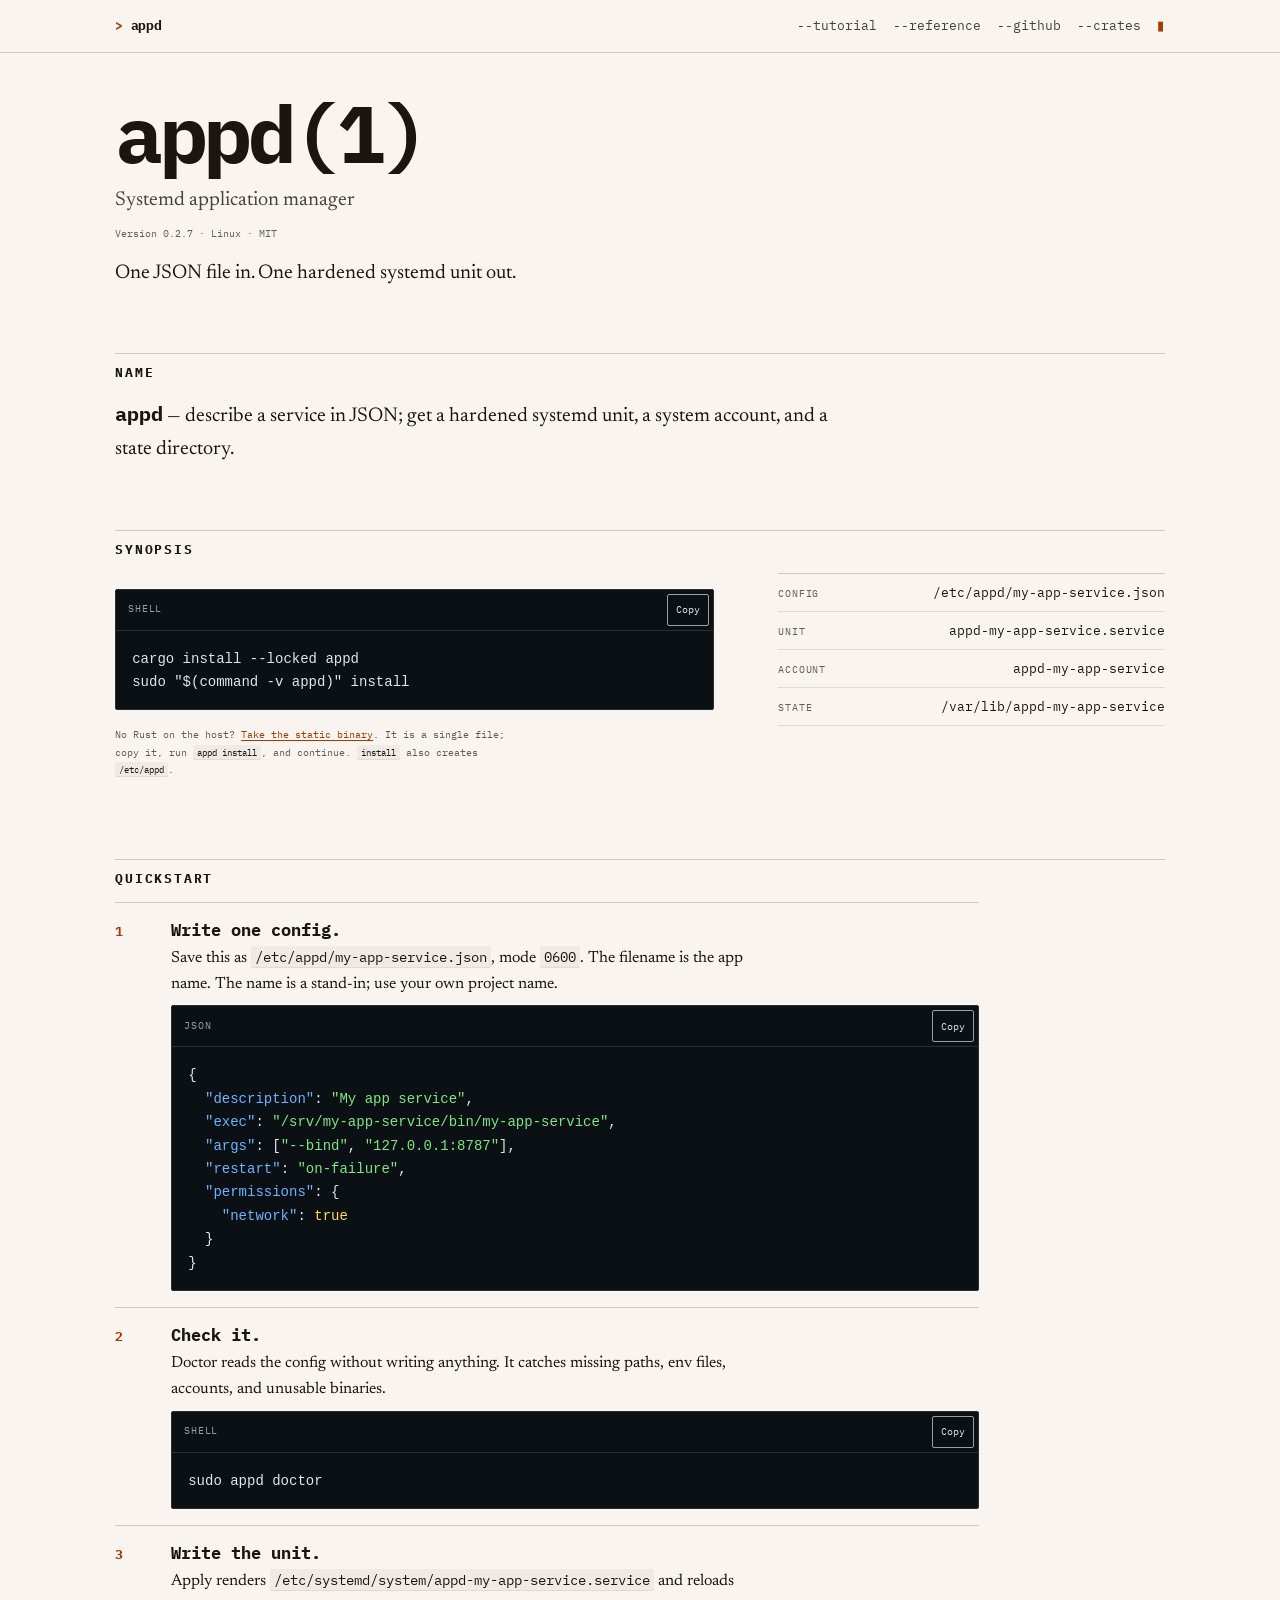
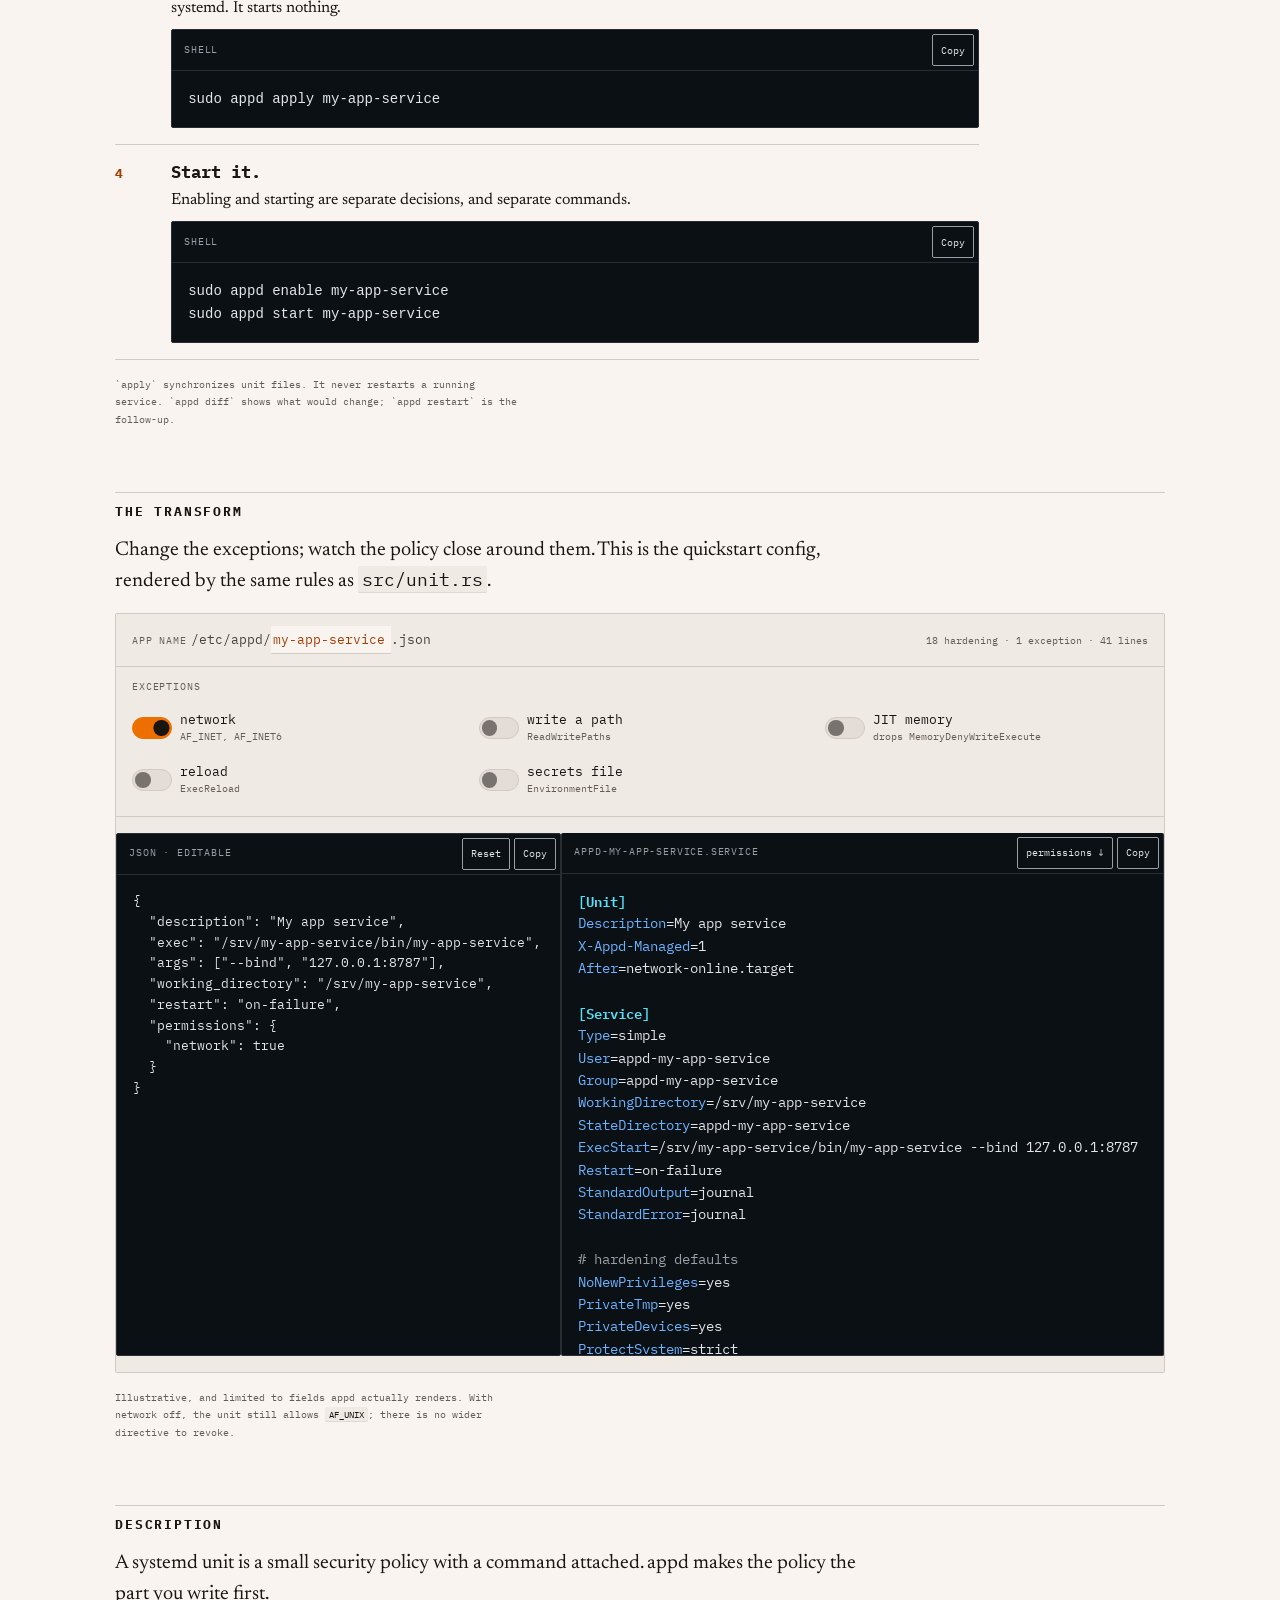
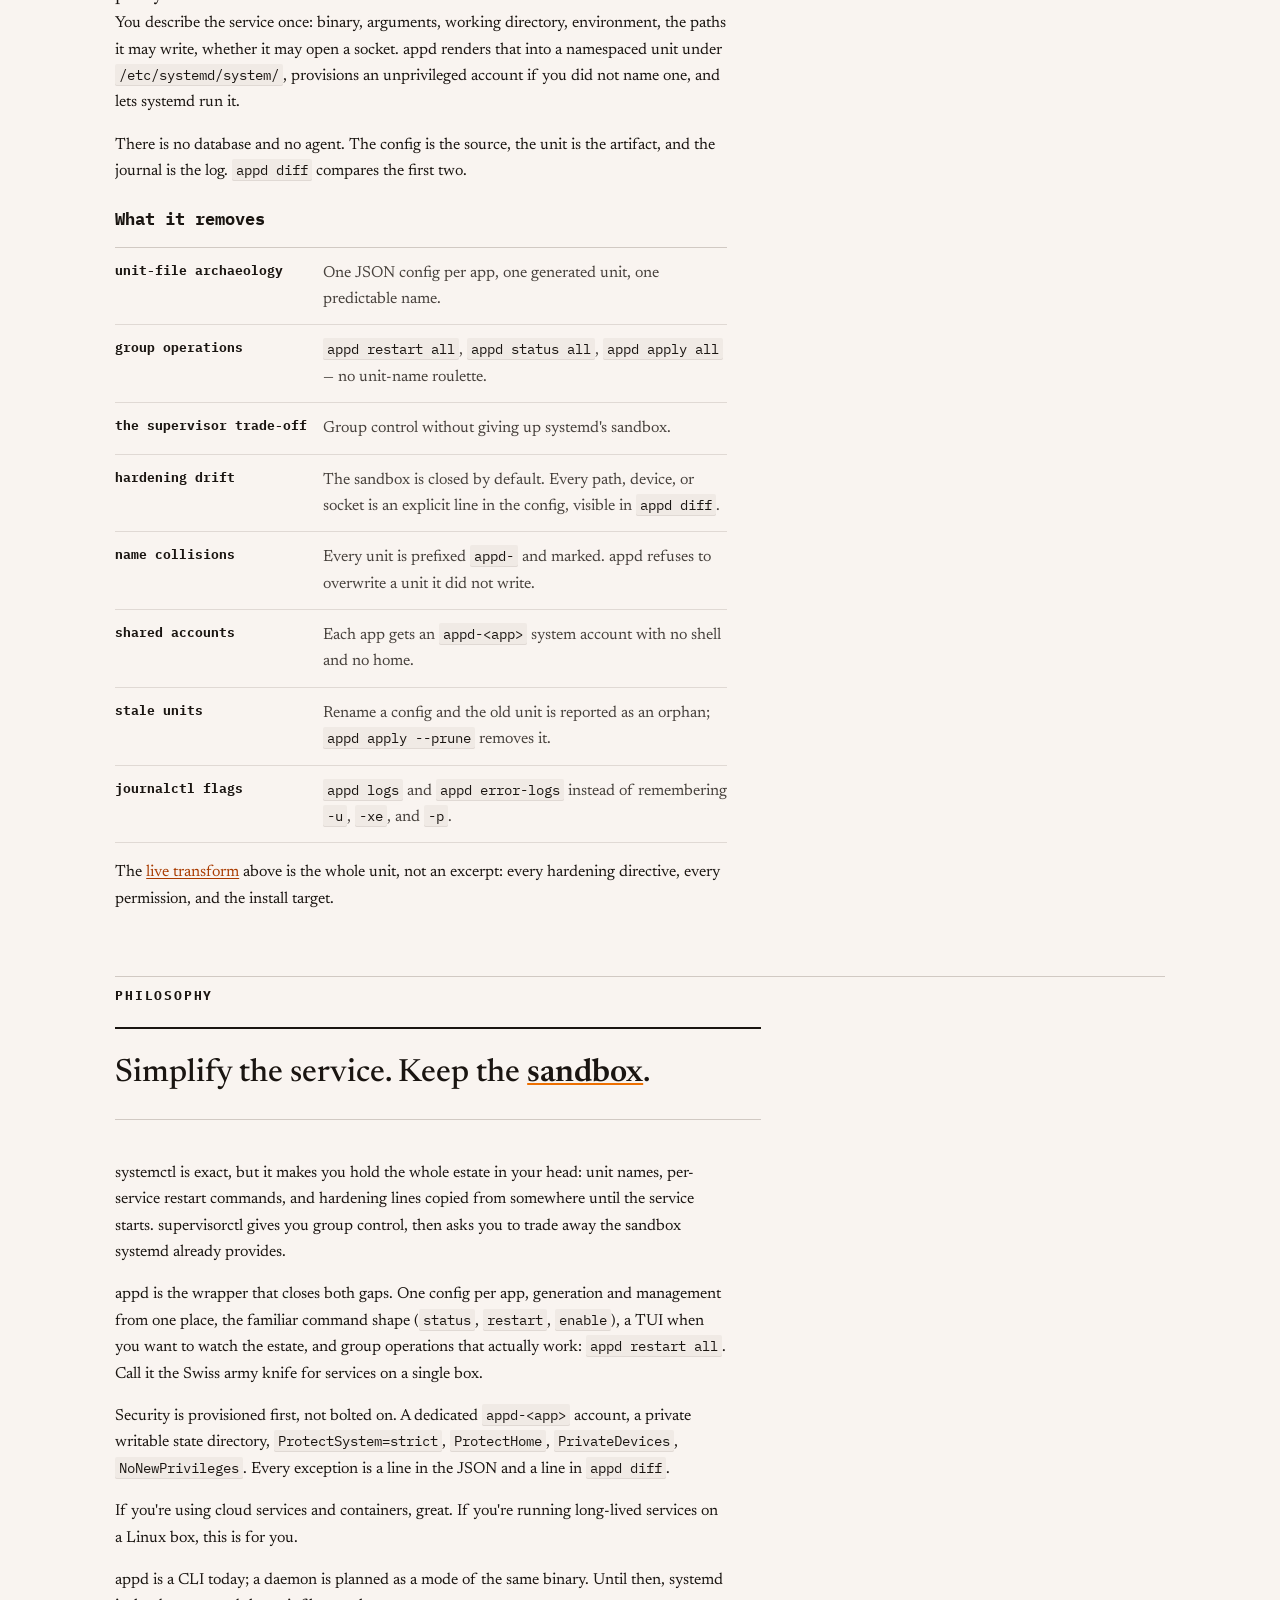
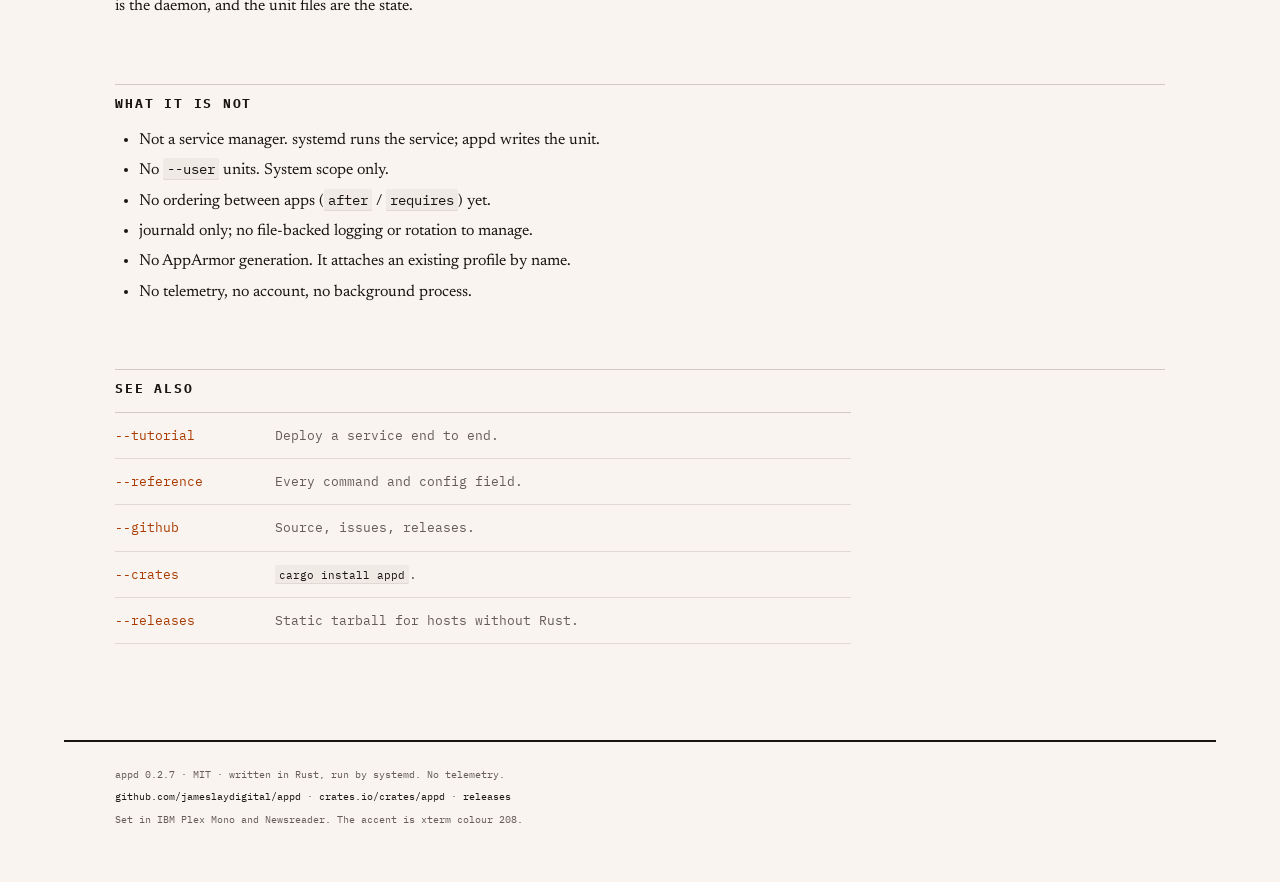
<file: site/index.html>
<!doctype html>
<html lang="en">
<head>
  <meta charset="utf-8">
  <meta name="viewport" content="width=device-width, initial-scale=1, viewport-fit=cover">
  <title>appd — systemd application manager</title>
  <meta name="description" content="appd turns one JSON file into a hardened systemd unit. Hardening by default, permissions by exception.">
  <link rel="icon" href="assets/favicon.svg" type="image/svg+xml">
  <link rel="preconnect" href="https://fonts.googleapis.com">
  <link rel="preconnect" href="https://fonts.gstatic.com" crossorigin>
  <link href="https://fonts.googleapis.com/css2?family=IBM+Plex+Mono:wght@400;500;600;700&amp;family=Newsreader:ital,opsz,wght@0,6..72,400;0,6..72,500;0,6..72,600;1,6..72,400&amp;display=swap" rel="stylesheet">
  <link rel="stylesheet" href="tokens.css">
  <link rel="stylesheet" href="assets/site.css">
  <script src="assets/site.js" defer></script>
</head>
<body>
  <a class="skip" href="#main">Skip to content</a>

  <header class="nav-term">
    <div class="shell nav-term__inner">
      <a class="nav-term__brand" href="index.html" aria-current="page"><span class="nav-term__prompt" aria-hidden="true">&gt;</span> appd</a>
      <nav class="nav-term__rail" aria-label="Primary">
        <a href="tutorial.html">--tutorial</a>
        <a href="reference.html">--reference</a>
        <a href="https://github.com/jameslaydigital/appd">--github</a>
        <a href="https://crates.io/crates/appd">--crates</a>
      </nav>
      <span class="nav-term__caret" aria-hidden="true">▮</span>
      <details class="nav-term__mobile">
        <summary><span aria-hidden="true">&gt;</span> menu</summary>
        <nav aria-label="Primary mobile">
          <a href="index.html" aria-current="page">--home</a>
          <a href="tutorial.html">--tutorial</a>
          <a href="reference.html">--reference</a>
          <a href="https://github.com/jameslaydigital/appd">--github</a>
          <a href="https://crates.io/crates/appd">--crates</a>
        </nav>
      </details>
    </div>
  </header>

  <main id="main" class="shell">
    <section class="title" aria-labelledby="page-title">
      <div class="title__text">
        <h1 id="page-title">appd(1)</h1>
        <p class="title__tagline">Systemd application manager</p>
        <p class="title__meta">Version 0.2.7 · Linux · MIT</p>
        <p class="lede">One JSON file in. One hardened systemd unit out.</p>
      </div>

    </section>

    <section aria-labelledby="name">
      <h2 id="name">Name</h2>
      <p class="man-name"><strong>appd</strong> — describe a service in JSON; get a hardened systemd unit, a system account, and a state directory.</p>
    </section>

    <section aria-labelledby="synopsis">
      <h2 id="synopsis">Synopsis</h2>
      <div class="synopsis-grid">
        <div>
          <div class="code">
            <div class="code__bar">
              <span class="code__label">shell</span>
              <button class="copy" type="button" data-copy="#install-code" aria-label="Copy install commands" aria-live="polite">Copy</button>
            </div>
            <pre id="install-code"><code>cargo install --locked appd
sudo "$(command -v appd)" install</code></pre>
          </div>
          <p class="note">No Rust on the host? <a href="https://github.com/jameslaydigital/appd/releases/latest">Take the static binary</a>. It is a single file; copy it, run <code>appd install</code>, and continue. <code>install</code> also creates <code>/etc/appd</code>.</p>
        </div>
        <dl class="targets" aria-label="Names and paths derived from the app name">
          <div><dt>config</dt><dd>/etc/appd/my-app-service.json</dd></div>
          <div><dt>unit</dt><dd>appd-my-app-service.service</dd></div>
          <div><dt>account</dt><dd>appd-my-app-service</dd></div>
          <div><dt>state</dt><dd>/var/lib/appd-my-app-service</dd></div>
        </dl>
      </div>
    </section>

    <section aria-labelledby="quickstart">
      <h2 id="quickstart">Quickstart</h2>
      <ol class="steps">
        <li>
          <div>
            <h3>Write one config.</h3>
            <p>Save this as <code>/etc/appd/my-app-service.json</code>, mode <code>0600</code>. The filename is the app name. The name is a stand-in; use your own project name.</p>
            <div class="code">
              <div class="code__bar">
                <span class="code__label">json</span>
                <button class="copy" type="button" data-copy="#config-code" aria-label="Copy example config" aria-live="polite">Copy</button>
              </div>
              <pre id="config-code"><code>{
  <span class="tok-key">"description"</span>: <span class="tok-string">"My app service"</span>,
  <span class="tok-key">"exec"</span>: <span class="tok-string">"/srv/my-app-service/bin/my-app-service"</span>,
  <span class="tok-key">"args"</span>: [<span class="tok-string">"--bind"</span>, <span class="tok-string">"127.0.0.1:8787"</span>],
  <span class="tok-key">"restart"</span>: <span class="tok-string">"on-failure"</span>,
  <span class="tok-key">"permissions"</span>: {
    <span class="tok-key">"network"</span>: <span class="tok-num">true</span>
  }
}</code></pre>
            </div>
          </div>
        </li>
        <li>
          <div>
            <h3>Check it.</h3>
            <p>Doctor reads the config without writing anything. It catches missing paths, env files, accounts, and unusable binaries.</p>
            <div class="code">
              <div class="code__bar">
                <span class="code__label">shell</span>
                <button class="copy" type="button" data-copy="#doctor-code" aria-label="Copy doctor command" aria-live="polite">Copy</button>
              </div>
              <pre id="doctor-code"><code>sudo appd doctor</code></pre>
            </div>
          </div>
        </li>
        <li>
          <div>
            <h3>Write the unit.</h3>
            <p>Apply renders <code>/etc/systemd/system/appd-my-app-service.service</code> and reloads systemd. It starts nothing.</p>
            <div class="code">
              <div class="code__bar">
                <span class="code__label">shell</span>
                <button class="copy" type="button" data-copy="#apply-code" aria-label="Copy apply command" aria-live="polite">Copy</button>
              </div>
              <pre id="apply-code"><code>sudo appd apply my-app-service</code></pre>
            </div>
          </div>
        </li>
        <li>
          <div>
            <h3>Start it.</h3>
            <p>Enabling and starting are separate decisions, and separate commands.</p>
            <div class="code">
              <div class="code__bar">
                <span class="code__label">shell</span>
                <button class="copy" type="button" data-copy="#start-code" aria-label="Copy start commands" aria-live="polite">Copy</button>
              </div>
              <pre id="start-code"><code>sudo appd enable my-app-service
sudo appd start my-app-service</code></pre>
            </div>
          </div>
        </li>
      </ol>
      <p class="note">`apply` synchronizes unit files. It never restarts a running service. `appd diff` shows what would change; `appd restart` is the follow-up.</p>
    </section>

    <section aria-labelledby="transform">
      <h2 id="transform">The transform</h2>
      <p class="lede">Change the exceptions; watch the policy close around them. This is the quickstart config, rendered by the same rules as <code>src/unit.rs</code>.</p>

      <div class="lab">
        <div class="lab__head">
          <label class="lab__name" for="lab-name">
            <span class="lab__name-label">app name</span>
            <span class="lab__name-input"><span aria-hidden="true">/etc/appd/</span><input id="lab-name" type="text" aria-label="App name" value="my-app-service" maxlength="27" size="8" spellcheck="false" autocomplete="off" autocapitalize="off">.json</span>
          </label>
          <p class="lab__status" id="lab-status" aria-live="polite">18 hardening · 1 exception · 41 lines</p>
        </div>

        <div class="lab__controls" role="group" aria-labelledby="lab-controls-label">
          <p class="lab__legend" id="lab-controls-label">exceptions</p>

          <label class="switch">
            <input type="checkbox" role="switch" id="lab-network" checked>
            <span class="switch__track" aria-hidden="true"></span>
            <span class="switch__text">
              <span class="switch__name">network</span>
              <span class="switch__hint">AF_INET, AF_INET6</span>
            </span>
          </label>

          <label class="switch">
            <input type="checkbox" role="switch" id="lab-write">
            <span class="switch__track" aria-hidden="true"></span>
            <span class="switch__text">
              <span class="switch__name">write a path</span>
              <span class="switch__hint">ReadWritePaths</span>
            </span>
          </label>

          <label class="switch">
            <input type="checkbox" role="switch" id="lab-jit">
            <span class="switch__track" aria-hidden="true"></span>
            <span class="switch__text">
              <span class="switch__name">JIT memory</span>
              <span class="switch__hint">drops MemoryDenyWriteExecute</span>
            </span>
          </label>

          <label class="switch">
            <input type="checkbox" role="switch" id="lab-reload">
            <span class="switch__track" aria-hidden="true"></span>
            <span class="switch__text">
              <span class="switch__name">reload</span>
              <span class="switch__hint">ExecReload</span>
            </span>
          </label>

          <label class="switch">
            <input type="checkbox" role="switch" id="lab-secrets">
            <span class="switch__track" aria-hidden="true"></span>
            <span class="switch__text">
              <span class="switch__name">secrets file</span>
              <span class="switch__hint">EnvironmentFile</span>
            </span>
          </label>
        </div>

        <div class="lab__panes">
          <div class="code lab__pane">
            <div class="code__bar">
              <span class="code__label">json · editable</span>
              <span class="lab__actions">
                <button class="copy" type="button" id="lab-reset">Reset</button>
                <button class="copy" type="button" data-copy="#lab-json" aria-label="Copy the config" aria-live="polite">Copy</button>
              </span>
            </div>
            <textarea class="lab__json" id="lab-json" aria-label="JSON config" spellcheck="false" autocomplete="off" autocapitalize="off">{
  "description": "My app service",
  "exec": "/srv/my-app-service/bin/my-app-service",
  "args": ["--bind", "127.0.0.1:8787"],
  "working_directory": "/srv/my-app-service",
  "restart": "on-failure",
  "permissions": {
    "network": true
  }
}</textarea>
          </div>

          <div class="code lab__pane">
            <div class="code__bar">
              <span class="code__label" id="lab-unit-name">appd-my-app-service.service</span>
              <span class="lab__actions">
                <button class="copy" type="button" id="lab-jump" aria-label="Jump to the permissions section of the unit">permissions ↓</button>
                <button class="copy" type="button" data-copy="#lab-unit" aria-label="Copy the generated unit" aria-live="polite">Copy</button>
              </span>
            </div>
            <pre class="lab__unit" id="lab-unit" aria-label="Generated systemd unit"><code>[Unit]
Description=My app service
X-Appd-Managed=1
After=network-online.target

[Service]
Type=simple
User=appd-my-app-service
Group=appd-my-app-service
WorkingDirectory=/srv/my-app-service
StateDirectory=appd-my-app-service
ExecStart=/srv/my-app-service/bin/my-app-service --bind 127.0.0.1:8787
Restart=on-failure
StandardOutput=journal
StandardError=journal

# hardening defaults
NoNewPrivileges=yes
PrivateTmp=yes
PrivateDevices=yes
ProtectSystem=strict
ProtectHome=yes
ProtectProc=invisible
ProtectClock=yes
ProtectHostname=yes
ProtectKernelTunables=yes
ProtectKernelModules=yes
ProtectKernelLogs=yes
ProtectControlGroups=yes
RestrictNamespaces=yes
RestrictRealtime=yes
RestrictSUIDSGID=yes
LockPersonality=yes
MemoryDenyWriteExecute=yes
SystemCallArchitectures=native

# opened by permissions
RestrictAddressFamilies=AF_UNIX AF_INET AF_INET6

[Install]
WantedBy=multi-user.target
</code></pre>
          </div>
        </div>
      </div>

      <p class="note">Illustrative, and limited to fields appd actually renders. With network off, the unit still allows <code>AF_UNIX</code>; there is no wider directive to revoke.</p>
      <noscript><p class="note">The switches need JavaScript. The JSON stays editable here, but the unit will not follow it until the script runs.</p></noscript>
    </section>

    <section aria-labelledby="description">
      <h2 id="description">Description</h2>
      <p class="lede">A systemd unit is a small security policy with a command attached. appd makes the policy the part you write first.</p>
      <p>You describe the service once: binary, arguments, working directory, environment, the paths it may write, whether it may open a socket. appd renders that into a namespaced unit under <code>/etc/systemd/system/</code>, provisions an unprivileged account if you did not name one, and lets systemd run it.</p>
      <p>There is no database and no agent. The config is the source, the unit is the artifact, and the journal is the log. <code>appd diff</code> compares the first two.</p>

      <h3>What it removes</h3>
      <dl class="facts">
        <div>
          <dt>unit-file archaeology</dt>
          <dd>One JSON config per app, one generated unit, one predictable name.</dd>
        </div>
        <div>
          <dt>group operations</dt>
          <dd><code>appd restart all</code>, <code>appd status all</code>, <code>appd apply all</code> — no unit-name roulette.</dd>
        </div>
        <div>
          <dt>the supervisor trade-off</dt>
          <dd>Group control without giving up systemd's sandbox.</dd>
        </div>
        <div>
          <dt>hardening drift</dt>
          <dd>The sandbox is closed by default. Every path, device, or socket is an explicit line in the config, visible in <code>appd diff</code>.</dd>
        </div>
        <div>
          <dt>name collisions</dt>
          <dd>Every unit is prefixed <code>appd-</code> and marked. appd refuses to overwrite a unit it did not write.</dd>
        </div>
        <div>
          <dt>shared accounts</dt>
          <dd>Each app gets an <code>appd-&lt;app&gt;</code> system account with no shell and no home.</dd>
        </div>
        <div>
          <dt>stale units</dt>
          <dd>Rename a config and the old unit is reported as an orphan; <code>appd apply --prune</code> removes it.</dd>
        </div>
        <div>
          <dt>journalctl flags</dt>
          <dd><code>appd logs</code> and <code>appd error-logs</code> instead of remembering <code>-u</code>, <code>-xe</code>, and <code>-p</code>.</dd>
        </div>
      </dl>

      <p>The <a href="#transform">live transform</a> above is the whole unit, not an excerpt: every hardening directive, every permission, and the install target.</p>
    </section>

    <section aria-labelledby="philosophy">
      <h2 id="philosophy">Philosophy</h2>
      <p class="creed">Simplify the service. Keep the <strong>sandbox</strong>.</p>
      <p>systemctl is exact, but it makes you hold the whole estate in your head: unit names, per-service restart commands, and hardening lines copied from somewhere until the service starts. supervisorctl gives you group control, then asks you to trade away the sandbox systemd already provides.</p>
      <p>appd is the wrapper that closes both gaps. One config per app, generation and management from one place, the familiar command shape (<code>status</code>, <code>restart</code>, <code>enable</code>), a TUI when you want to watch the estate, and group operations that actually work: <code>appd restart all</code>. Call it the Swiss army knife for services on a single box.</p>
      <p>Security is provisioned first, not bolted on. A dedicated <code>appd-&lt;app&gt;</code> account, a private writable state directory, <code>ProtectSystem=strict</code>, <code>ProtectHome</code>, <code>PrivateDevices</code>, <code>NoNewPrivileges</code>. Every exception is a line in the JSON and a line in <code>appd diff</code>.</p>
      <p>If you're using cloud services and containers, great. If you're running long-lived services on a Linux box, this is for you.</p>
      <p>appd is a CLI today; a daemon is planned as a mode of the same binary. Until then, systemd is the daemon, and the unit files are the state.</p>
    </section>

    <section aria-labelledby="limits">
      <h2 id="limits">What it is not</h2>
      <ul class="limits">
        <li>Not a service manager. systemd runs the service; appd writes the unit.</li>
        <li>No <code>--user</code> units. System scope only.</li>
        <li>No ordering between apps (<code>after</code> / <code>requires</code>) yet.</li>
        <li>journald only; no file-backed logging or rotation to manage.</li>
        <li>No AppArmor generation. It attaches an existing profile by name.</li>
        <li>No telemetry, no account, no background process.</li>
      </ul>
    </section>

    <section aria-labelledby="see-also">
      <h2 id="see-also">See also</h2>
      <ul class="see-also">
        <li><a href="tutorial.html">--tutorial</a> <span>Deploy a service end to end.</span></li>
        <li><a href="reference.html">--reference</a> <span>Every command and config field.</span></li>
        <li><a href="https://github.com/jameslaydigital/appd">--github</a> <span>Source, issues, releases.</span></li>
        <li><a href="https://crates.io/crates/appd">--crates</a> <span><code>cargo install appd</code>.</span></li>
        <li><a href="https://github.com/jameslaydigital/appd/releases/latest">--releases</a> <span>Static tarball for hosts without Rust.</span></li>
      </ul>
    </section>
  </main>

  <footer class="foot shell">
    <p>appd 0.2.7 · MIT · written in Rust, run by systemd. No telemetry.</p>
    <p><a href="https://github.com/jameslaydigital/appd">github.com/jameslaydigital/appd</a> · <a href="https://crates.io/crates/appd">crates.io/crates/appd</a> · <a href="https://github.com/jameslaydigital/appd/releases/latest">releases</a></p>
    <p>Set in IBM Plex Mono and Newsreader. The accent is xterm colour 208.</p>
  </footer>
</body>
</html>
</file>
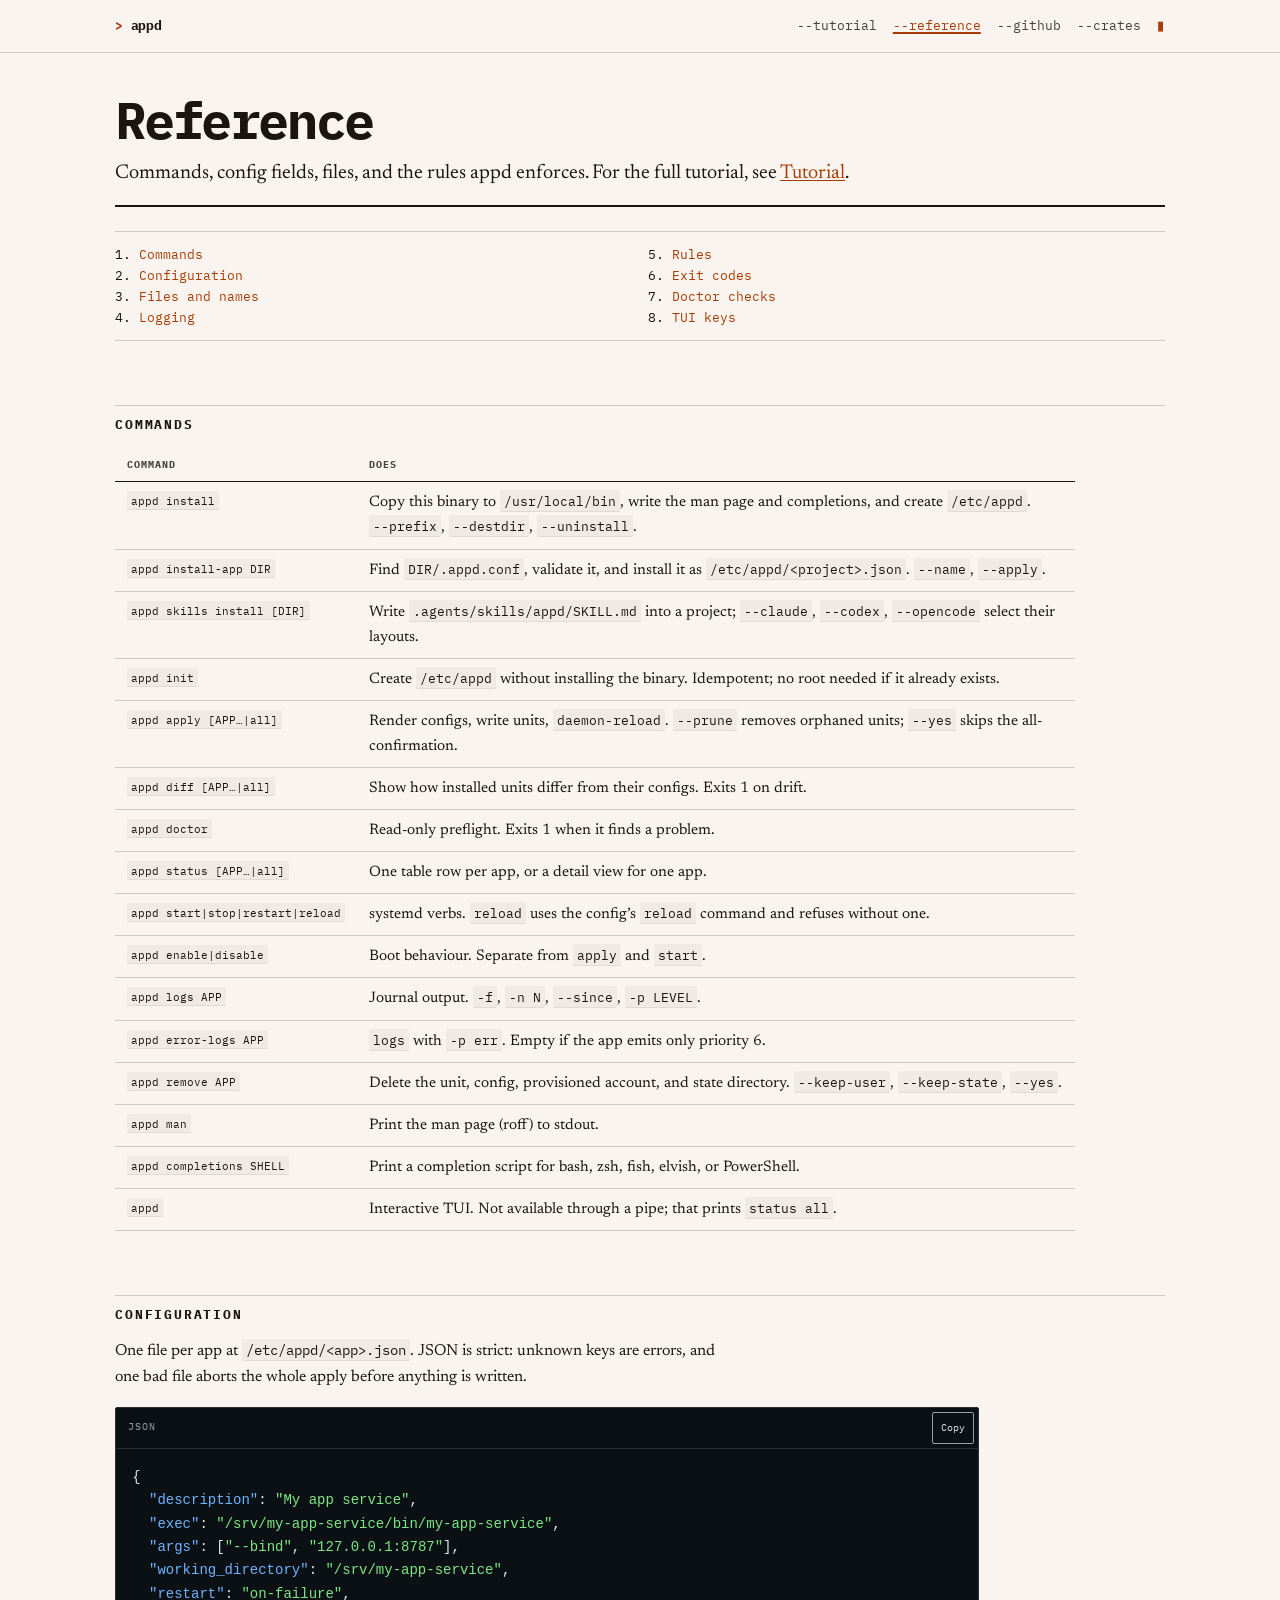
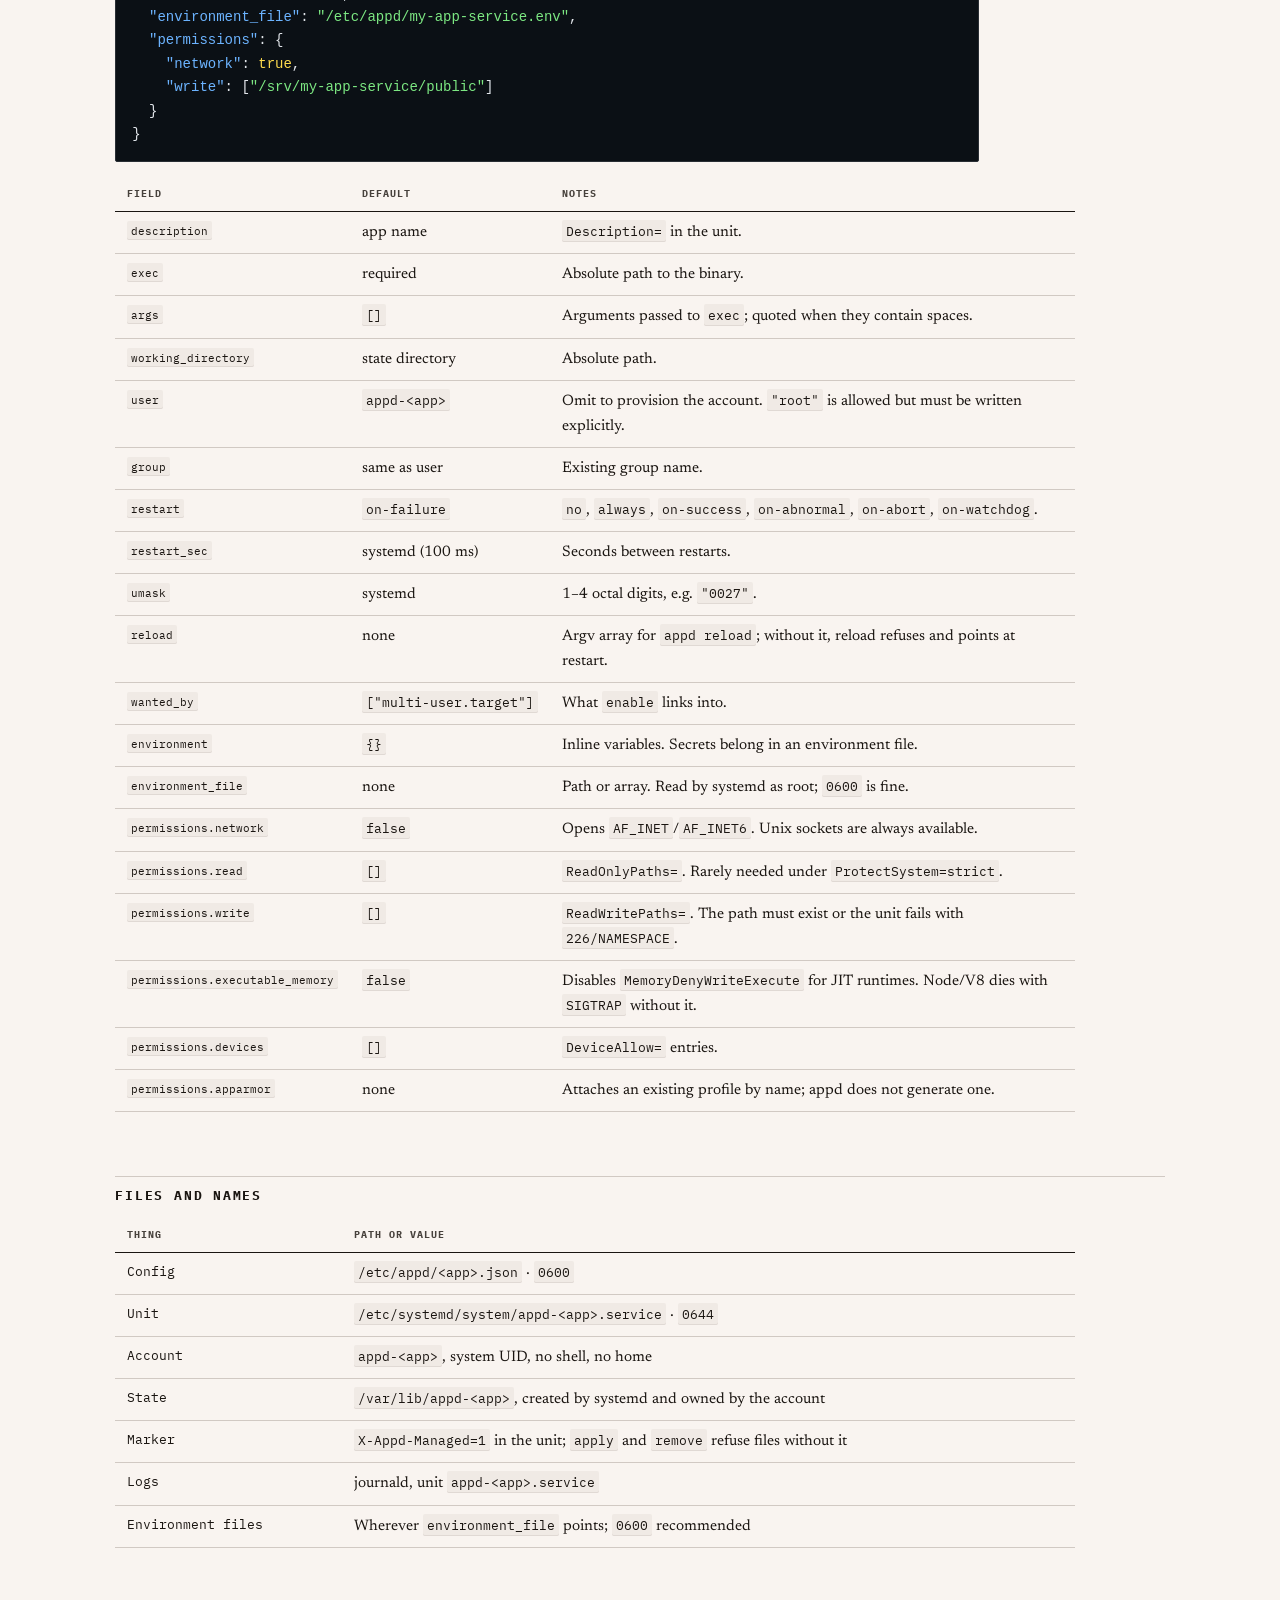
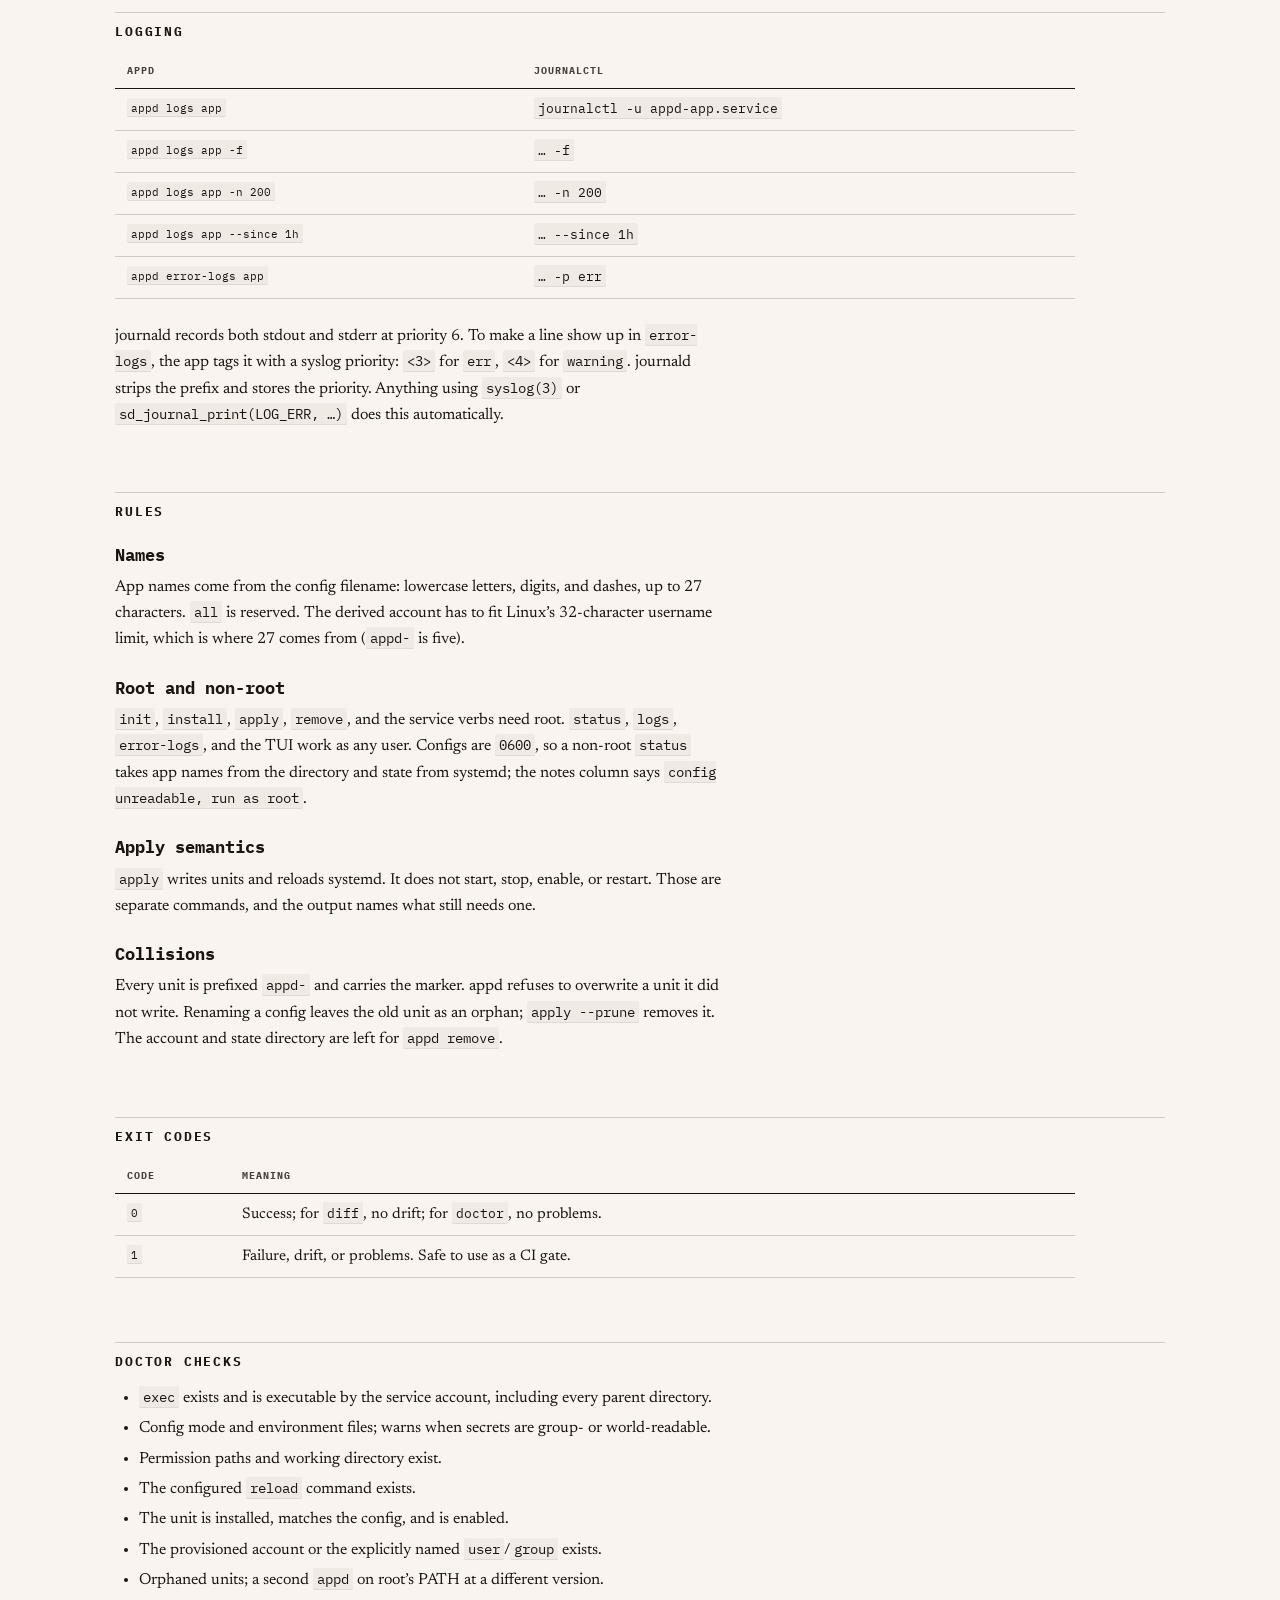
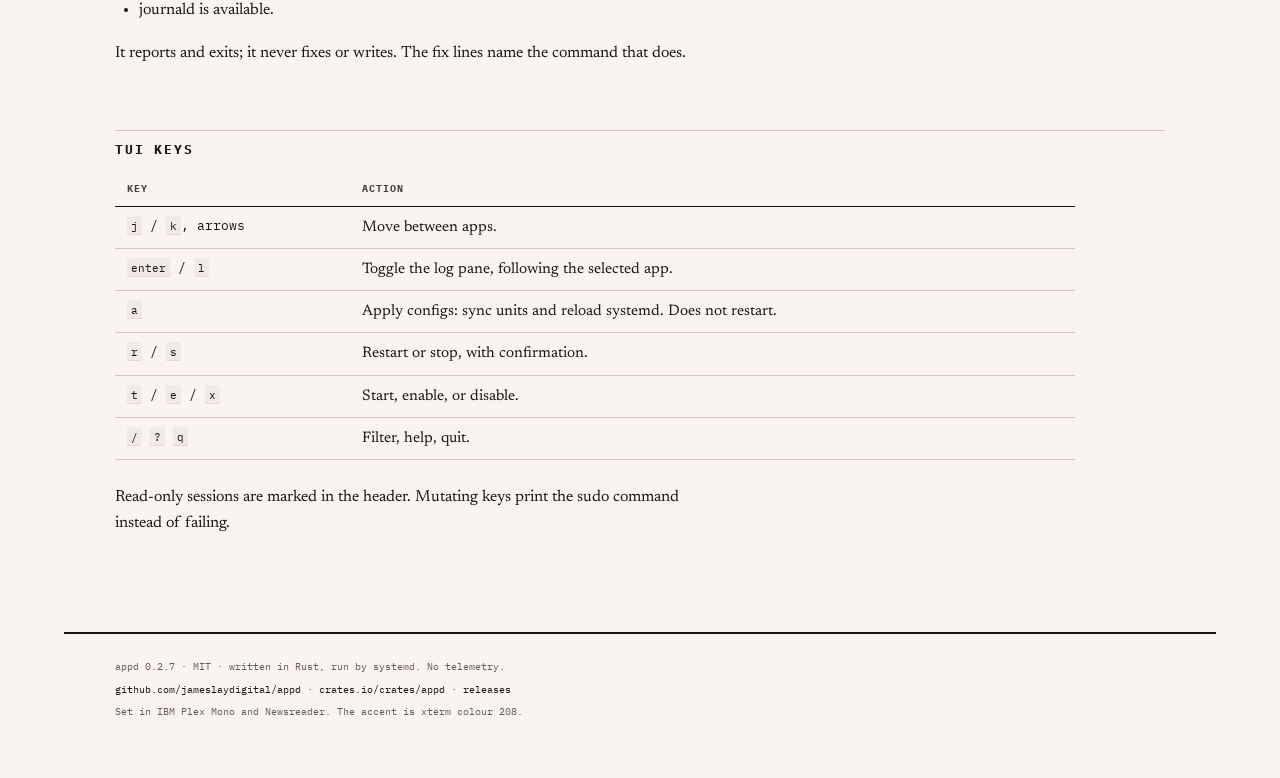
<file: site/reference.html>
<!doctype html>
<html lang="en">
<head>
  <meta charset="utf-8">
  <meta name="viewport" content="width=device-width, initial-scale=1, viewport-fit=cover">
  <title>Reference — appd</title>
  <meta name="description" content="appd command reference, configuration fields, filesystem layout, logging, and exit codes.">
  <link rel="icon" href="assets/favicon.svg" type="image/svg+xml">
  <link rel="preconnect" href="https://fonts.googleapis.com">
  <link rel="preconnect" href="https://fonts.gstatic.com" crossorigin>
  <link href="https://fonts.googleapis.com/css2?family=IBM+Plex+Mono:wght@400;500;600;700&amp;family=Newsreader:ital,opsz,wght@0,6..72,400;0,6..72,500;0,6..72,600;1,6..72,400&amp;display=swap" rel="stylesheet">
  <link rel="stylesheet" href="tokens.css">
  <link rel="stylesheet" href="assets/site.css">
  <script src="assets/site.js" defer></script>
</head>
<body>
  <a class="skip" href="#main">Skip to content</a>

  <header class="nav-term">
    <div class="shell nav-term__inner">
      <a class="nav-term__brand" href="index.html"><span class="nav-term__prompt" aria-hidden="true">&gt;</span> appd</a>
      <nav class="nav-term__rail" aria-label="Primary">
        <a href="tutorial.html">--tutorial</a>
        <a href="reference.html" aria-current="page">--reference</a>
        <a href="https://github.com/jameslaydigital/appd">--github</a>
        <a href="https://crates.io/crates/appd">--crates</a>
      </nav>
      <span class="nav-term__caret" aria-hidden="true">▮</span>
      <details class="nav-term__mobile">
        <summary><span aria-hidden="true">&gt;</span> menu</summary>
        <nav aria-label="Primary mobile">
          <a href="index.html">--home</a>
          <a href="tutorial.html">--tutorial</a>
          <a href="reference.html" aria-current="page">--reference</a>
          <a href="https://github.com/jameslaydigital/appd">--github</a>
          <a href="https://crates.io/crates/appd">--crates</a>
        </nav>
      </details>
    </div>
  </header>

  <main id="main" class="shell">
    <header class="doc-head">
      <h1 class="doc-title">Reference</h1>
      <p class="lede">Commands, config fields, files, and the rules appd enforces. For the full tutorial, see <a href="tutorial.html">Tutorial</a>.</p>
    </header>

    <nav class="toc" aria-label="On this page">
      <ol>
        <li><a href="#commands">Commands</a></li>
        <li><a href="#configuration">Configuration</a></li>
        <li><a href="#files">Files and names</a></li>
        <li><a href="#logs">Logging</a></li>
        <li><a href="#rules">Rules</a></li>
        <li><a href="#exit">Exit codes</a></li>
        <li><a href="#doctor">Doctor checks</a></li>
        <li><a href="#tui">TUI keys</a></li>
      </ol>
    </nav>

    <section aria-labelledby="commands">
      <h2 id="commands">Commands</h2>
      <div class="table-wrap">
        <table class="spec">
          <thead>
            <tr><th scope="col">Command</th><th scope="col">Does</th></tr>
          </thead>
          <tbody>
            <tr><td data-label="Command"><code>appd install</code></td><td data-label="Does">Copy this binary to <code>/usr/local/bin</code>, write the man page and completions, and create <code>/etc/appd</code>. <code>--prefix</code>, <code>--destdir</code>, <code>--uninstall</code>.</td></tr>
            <tr><td data-label="Command"><code>appd install-app DIR</code></td><td data-label="Does">Find <code>DIR/.appd.conf</code>, validate it, and install it as <code>/etc/appd/&lt;project&gt;.json</code>. <code>--name</code>, <code>--apply</code>.</td></tr>
            <tr><td data-label="Command"><code>appd skills install [DIR]</code></td><td data-label="Does">Write <code>.agents/skills/appd/SKILL.md</code> into a project; <code>--claude</code>, <code>--codex</code>, <code>--opencode</code> select their layouts.</td></tr>
            <tr><td data-label="Command"><code>appd init</code></td><td data-label="Does">Create <code>/etc/appd</code> without installing the binary. Idempotent; no root needed if it already exists.</td></tr>
            <tr><td data-label="Command"><code>appd apply [APP…|all]</code></td><td data-label="Does">Render configs, write units, <code>daemon-reload</code>. <code>--prune</code> removes orphaned units; <code>--yes</code> skips the all-confirmation.</td></tr>
            <tr><td data-label="Command"><code>appd diff [APP…|all]</code></td><td data-label="Does">Show how installed units differ from their configs. Exits 1 on drift.</td></tr>
            <tr><td data-label="Command"><code>appd doctor</code></td><td data-label="Does">Read-only preflight. Exits 1 when it finds a problem.</td></tr>
            <tr><td data-label="Command"><code>appd status [APP…|all]</code></td><td data-label="Does">One table row per app, or a detail view for one app.</td></tr>
            <tr><td data-label="Command"><code>appd start|stop|restart|reload</code></td><td data-label="Does">systemd verbs. <code>reload</code> uses the config’s <code>reload</code> command and refuses without one.</td></tr>
            <tr><td data-label="Command"><code>appd enable|disable</code></td><td data-label="Does">Boot behaviour. Separate from <code>apply</code> and <code>start</code>.</td></tr>
            <tr><td data-label="Command"><code>appd logs APP</code></td><td data-label="Does">Journal output. <code>-f</code>, <code>-n N</code>, <code>--since</code>, <code>-p LEVEL</code>.</td></tr>
            <tr><td data-label="Command"><code>appd error-logs APP</code></td><td data-label="Does"><code>logs</code> with <code>-p err</code>. Empty if the app emits only priority 6.</td></tr>
            <tr><td data-label="Command"><code>appd remove APP</code></td><td data-label="Does">Delete the unit, config, provisioned account, and state directory. <code>--keep-user</code>, <code>--keep-state</code>, <code>--yes</code>.</td></tr>
            <tr><td data-label="Command"><code>appd man</code></td><td data-label="Does">Print the man page (roff) to stdout.</td></tr>
            <tr><td data-label="Command"><code>appd completions SHELL</code></td><td data-label="Does">Print a completion script for bash, zsh, fish, elvish, or PowerShell.</td></tr>
            <tr><td data-label="Command"><code>appd</code></td><td data-label="Does">Interactive TUI. Not available through a pipe; that prints <code>status all</code>.</td></tr>
          </tbody>
        </table>
      </div>
    </section>

    <section aria-labelledby="configuration">
      <h2 id="configuration">Configuration</h2>
      <p>One file per app at <code>/etc/appd/&lt;app&gt;.json</code>. JSON is strict: unknown keys are errors, and one bad file aborts the whole apply before anything is written.</p>
      <div class="code">
        <div class="code__bar">
          <span class="code__label">json</span>
          <button class="copy" type="button" data-copy="#ref-config" aria-label="Copy example config" aria-live="polite">Copy</button>
        </div>
        <pre id="ref-config"><code>{
  <span class="tok-key">"description"</span>: <span class="tok-string">"My app service"</span>,
  <span class="tok-key">"exec"</span>: <span class="tok-string">"/srv/my-app-service/bin/my-app-service"</span>,
  <span class="tok-key">"args"</span>: [<span class="tok-string">"--bind"</span>, <span class="tok-string">"127.0.0.1:8787"</span>],
  <span class="tok-key">"working_directory"</span>: <span class="tok-string">"/srv/my-app-service"</span>,
  <span class="tok-key">"restart"</span>: <span class="tok-string">"on-failure"</span>,
  <span class="tok-key">"environment_file"</span>: <span class="tok-string">"/etc/appd/my-app-service.env"</span>,
  <span class="tok-key">"permissions"</span>: {
    <span class="tok-key">"network"</span>: <span class="tok-num">true</span>,
    <span class="tok-key">"write"</span>: [<span class="tok-string">"/srv/my-app-service/public"</span>]
  }
}</code></pre>
      </div>

      <div class="table-wrap">
        <table class="spec">
          <thead>
            <tr><th scope="col">Field</th><th scope="col">Default</th><th scope="col">Notes</th></tr>
          </thead>
          <tbody>
            <tr><td data-label="Field"><code>description</code></td><td data-label="Default">app name</td><td data-label="Notes"><code>Description=</code> in the unit.</td></tr>
            <tr><td data-label="Field"><code>exec</code></td><td data-label="Default">required</td><td data-label="Notes">Absolute path to the binary.</td></tr>
            <tr><td data-label="Field"><code>args</code></td><td data-label="Default"><code>[]</code></td><td data-label="Notes">Arguments passed to <code>exec</code>; quoted when they contain spaces.</td></tr>
            <tr><td data-label="Field"><code>working_directory</code></td><td data-label="Default">state directory</td><td data-label="Notes">Absolute path.</td></tr>
            <tr><td data-label="Field"><code>user</code></td><td data-label="Default"><code>appd-&lt;app&gt;</code></td><td data-label="Notes">Omit to provision the account. <code>"root"</code> is allowed but must be written explicitly.</td></tr>
            <tr><td data-label="Field"><code>group</code></td><td data-label="Default">same as user</td><td data-label="Notes">Existing group name.</td></tr>
            <tr><td data-label="Field"><code>restart</code></td><td data-label="Default"><code>on-failure</code></td><td data-label="Notes"><code>no</code>, <code>always</code>, <code>on-success</code>, <code>on-abnormal</code>, <code>on-abort</code>, <code>on-watchdog</code>.</td></tr>
            <tr><td data-label="Field"><code>restart_sec</code></td><td data-label="Default">systemd (100 ms)</td><td data-label="Notes">Seconds between restarts.</td></tr>
            <tr><td data-label="Field"><code>umask</code></td><td data-label="Default">systemd</td><td data-label="Notes">1–4 octal digits, e.g. <code>"0027"</code>.</td></tr>
            <tr><td data-label="Field"><code>reload</code></td><td data-label="Default">none</td><td data-label="Notes">Argv array for <code>appd reload</code>; without it, reload refuses and points at restart.</td></tr>
            <tr><td data-label="Field"><code>wanted_by</code></td><td data-label="Default"><code>["multi-user.target"]</code></td><td data-label="Notes">What <code>enable</code> links into.</td></tr>
            <tr><td data-label="Field"><code>environment</code></td><td data-label="Default"><code>{}</code></td><td data-label="Notes">Inline variables. Secrets belong in an environment file.</td></tr>
            <tr><td data-label="Field"><code>environment_file</code></td><td data-label="Default">none</td><td data-label="Notes">Path or array. Read by systemd as root; <code>0600</code> is fine.</td></tr>
            <tr><td data-label="Field"><code>permissions.network</code></td><td data-label="Default"><code>false</code></td><td data-label="Notes">Opens <code>AF_INET</code>/<code>AF_INET6</code>. Unix sockets are always available.</td></tr>
            <tr><td data-label="Field"><code>permissions.read</code></td><td data-label="Default"><code>[]</code></td><td data-label="Notes"><code>ReadOnlyPaths=</code>. Rarely needed under <code>ProtectSystem=strict</code>.</td></tr>
            <tr><td data-label="Field"><code>permissions.write</code></td><td data-label="Default"><code>[]</code></td><td data-label="Notes"><code>ReadWritePaths=</code>. The path must exist or the unit fails with <code>226/NAMESPACE</code>.</td></tr>
            <tr><td data-label="Field"><code>permissions.executable_memory</code></td><td data-label="Default"><code>false</code></td><td data-label="Notes">Disables <code>MemoryDenyWriteExecute</code> for JIT runtimes. Node/V8 dies with <code>SIGTRAP</code> without it.</td></tr>
            <tr><td data-label="Field"><code>permissions.devices</code></td><td data-label="Default"><code>[]</code></td><td data-label="Notes"><code>DeviceAllow=</code> entries.</td></tr>
            <tr><td data-label="Field"><code>permissions.apparmor</code></td><td data-label="Default">none</td><td data-label="Notes">Attaches an existing profile by name; appd does not generate one.</td></tr>
          </tbody>
        </table>
      </div>
    </section>

    <section aria-labelledby="files">
      <h2 id="files">Files and names</h2>
      <div class="table-wrap">
        <table class="spec">
          <thead>
            <tr><th scope="col">Thing</th><th scope="col">Path or value</th></tr>
          </thead>
          <tbody>
            <tr><td data-label="Thing">Config</td><td data-label="Path"><code>/etc/appd/&lt;app&gt;.json</code> · <code>0600</code></td></tr>
            <tr><td data-label="Thing">Unit</td><td data-label="Path"><code>/etc/systemd/system/appd-&lt;app&gt;.service</code> · <code>0644</code></td></tr>
            <tr><td data-label="Thing">Account</td><td data-label="Path"><code>appd-&lt;app&gt;</code>, system UID, no shell, no home</td></tr>
            <tr><td data-label="Thing">State</td><td data-label="Path"><code>/var/lib/appd-&lt;app&gt;</code>, created by systemd and owned by the account</td></tr>
            <tr><td data-label="Thing">Marker</td><td data-label="Path"><code>X-Appd-Managed=1</code> in the unit; <code>apply</code> and <code>remove</code> refuse files without it</td></tr>
            <tr><td data-label="Thing">Logs</td><td data-label="Path">journald, unit <code>appd-&lt;app&gt;.service</code></td></tr>
            <tr><td data-label="Thing">Environment files</td><td data-label="Path">Wherever <code>environment_file</code> points; <code>0600</code> recommended</td></tr>
          </tbody>
        </table>
      </div>
    </section>

    <section aria-labelledby="logs">
      <h2 id="logs">Logging</h2>
      <div class="table-wrap">
        <table class="spec">
          <thead>
            <tr><th scope="col">appd</th><th scope="col">journalctl</th></tr>
          </thead>
          <tbody>
            <tr><td data-label="appd"><code>appd logs app</code></td><td data-label="journalctl"><code>journalctl -u appd-app.service</code></td></tr>
            <tr><td data-label="appd"><code>appd logs app -f</code></td><td data-label="journalctl"><code>… -f</code></td></tr>
            <tr><td data-label="appd"><code>appd logs app -n 200</code></td><td data-label="journalctl"><code>… -n 200</code></td></tr>
            <tr><td data-label="appd"><code>appd logs app --since 1h</code></td><td data-label="journalctl"><code>… --since 1h</code></td></tr>
            <tr><td data-label="appd"><code>appd error-logs app</code></td><td data-label="journalctl"><code>… -p err</code></td></tr>
          </tbody>
        </table>
      </div>
      <p>journald records both stdout and stderr at priority 6. To make a line show up in <code>error-logs</code>, the app tags it with a syslog priority: <code>&lt;3&gt;</code> for <code>err</code>, <code>&lt;4&gt;</code> for <code>warning</code>. journald strips the prefix and stores the priority. Anything using <code>syslog(3)</code> or <code>sd_journal_print(LOG_ERR, …)</code> does this automatically.</p>
    </section>

    <section aria-labelledby="rules">
      <h2 id="rules">Rules</h2>
      <h3>Names</h3>
      <p>App names come from the config filename: lowercase letters, digits, and dashes, up to 27 characters. <code>all</code> is reserved. The derived account has to fit Linux’s 32-character username limit, which is where 27 comes from (<code>appd-</code> is five).</p>
      <h3>Root and non-root</h3>
      <p><code>init</code>, <code>install</code>, <code>apply</code>, <code>remove</code>, and the service verbs need root. <code>status</code>, <code>logs</code>, <code>error-logs</code>, and the TUI work as any user. Configs are <code>0600</code>, so a non-root <code>status</code> takes app names from the directory and state from systemd; the notes column says <code>config unreadable, run as root</code>.</p>
      <h3>Apply semantics</h3>
      <p><code>apply</code> writes units and reloads systemd. It does not start, stop, enable, or restart. Those are separate commands, and the output names what still needs one.</p>
      <h3>Collisions</h3>
      <p>Every unit is prefixed <code>appd-</code> and carries the marker. appd refuses to overwrite a unit it did not write. Renaming a config leaves the old unit as an orphan; <code>apply --prune</code> removes it. The account and state directory are left for <code>appd remove</code>.</p>
    </section>

    <section aria-labelledby="exit">
      <h2 id="exit">Exit codes</h2>
      <div class="table-wrap">
        <table class="spec">
          <thead>
            <tr><th scope="col">Code</th><th scope="col">Meaning</th></tr>
          </thead>
          <tbody>
            <tr><td data-label="Code"><code>0</code></td><td data-label="Meaning">Success; for <code>diff</code>, no drift; for <code>doctor</code>, no problems.</td></tr>
            <tr><td data-label="Code"><code>1</code></td><td data-label="Meaning">Failure, drift, or problems. Safe to use as a CI gate.</td></tr>
          </tbody>
        </table>
      </div>
    </section>

    <section aria-labelledby="doctor">
      <h2 id="doctor">Doctor checks</h2>
      <ul class="limits">
        <li><code>exec</code> exists and is executable by the service account, including every parent directory.</li>
        <li>Config mode and environment files; warns when secrets are group- or world-readable.</li>
        <li>Permission paths and working directory exist.</li>
        <li>The configured <code>reload</code> command exists.</li>
        <li>The unit is installed, matches the config, and is enabled.</li>
        <li>The provisioned account or the explicitly named <code>user</code>/<code>group</code> exists.</li>
        <li>Orphaned units; a second <code>appd</code> on root’s PATH at a different version.</li>
        <li>journald is available.</li>
      </ul>
      <p>It reports and exits; it never fixes or writes. The fix lines name the command that does.</p>
    </section>

    <section aria-labelledby="tui">
      <h2 id="tui">TUI keys</h2>
      <div class="table-wrap">
        <table class="spec">
          <thead>
            <tr><th scope="col">Key</th><th scope="col">Action</th></tr>
          </thead>
          <tbody>
            <tr><td data-label="Key"><code>j</code> / <code>k</code>, arrows</td><td data-label="Action">Move between apps.</td></tr>
            <tr><td data-label="Key"><code>enter</code> / <code>l</code></td><td data-label="Action">Toggle the log pane, following the selected app.</td></tr>
            <tr><td data-label="Key"><code>a</code></td><td data-label="Action">Apply configs: sync units and reload systemd. Does not restart.</td></tr>
            <tr><td data-label="Key"><code>r</code> / <code>s</code></td><td data-label="Action">Restart or stop, with confirmation.</td></tr>
            <tr><td data-label="Key"><code>t</code> / <code>e</code> / <code>x</code></td><td data-label="Action">Start, enable, or disable.</td></tr>
            <tr><td data-label="Key"><code>/</code> <code>?</code> <code>q</code></td><td data-label="Action">Filter, help, quit.</td></tr>
          </tbody>
        </table>
      </div>
      <p>Read-only sessions are marked in the header. Mutating keys print the sudo command instead of failing.</p>
    </section>
  </main>

  <footer class="foot shell">
    <p>appd 0.2.7 · MIT · written in Rust, run by systemd. No telemetry.</p>
    <p><a href="https://github.com/jameslaydigital/appd">github.com/jameslaydigital/appd</a> · <a href="https://crates.io/crates/appd">crates.io/crates/appd</a> · <a href="https://github.com/jameslaydigital/appd/releases/latest">releases</a></p>
    <p>Set in IBM Plex Mono and Newsreader. The accent is xterm colour 208.</p>
  </footer>
</body>
</html>
</file>
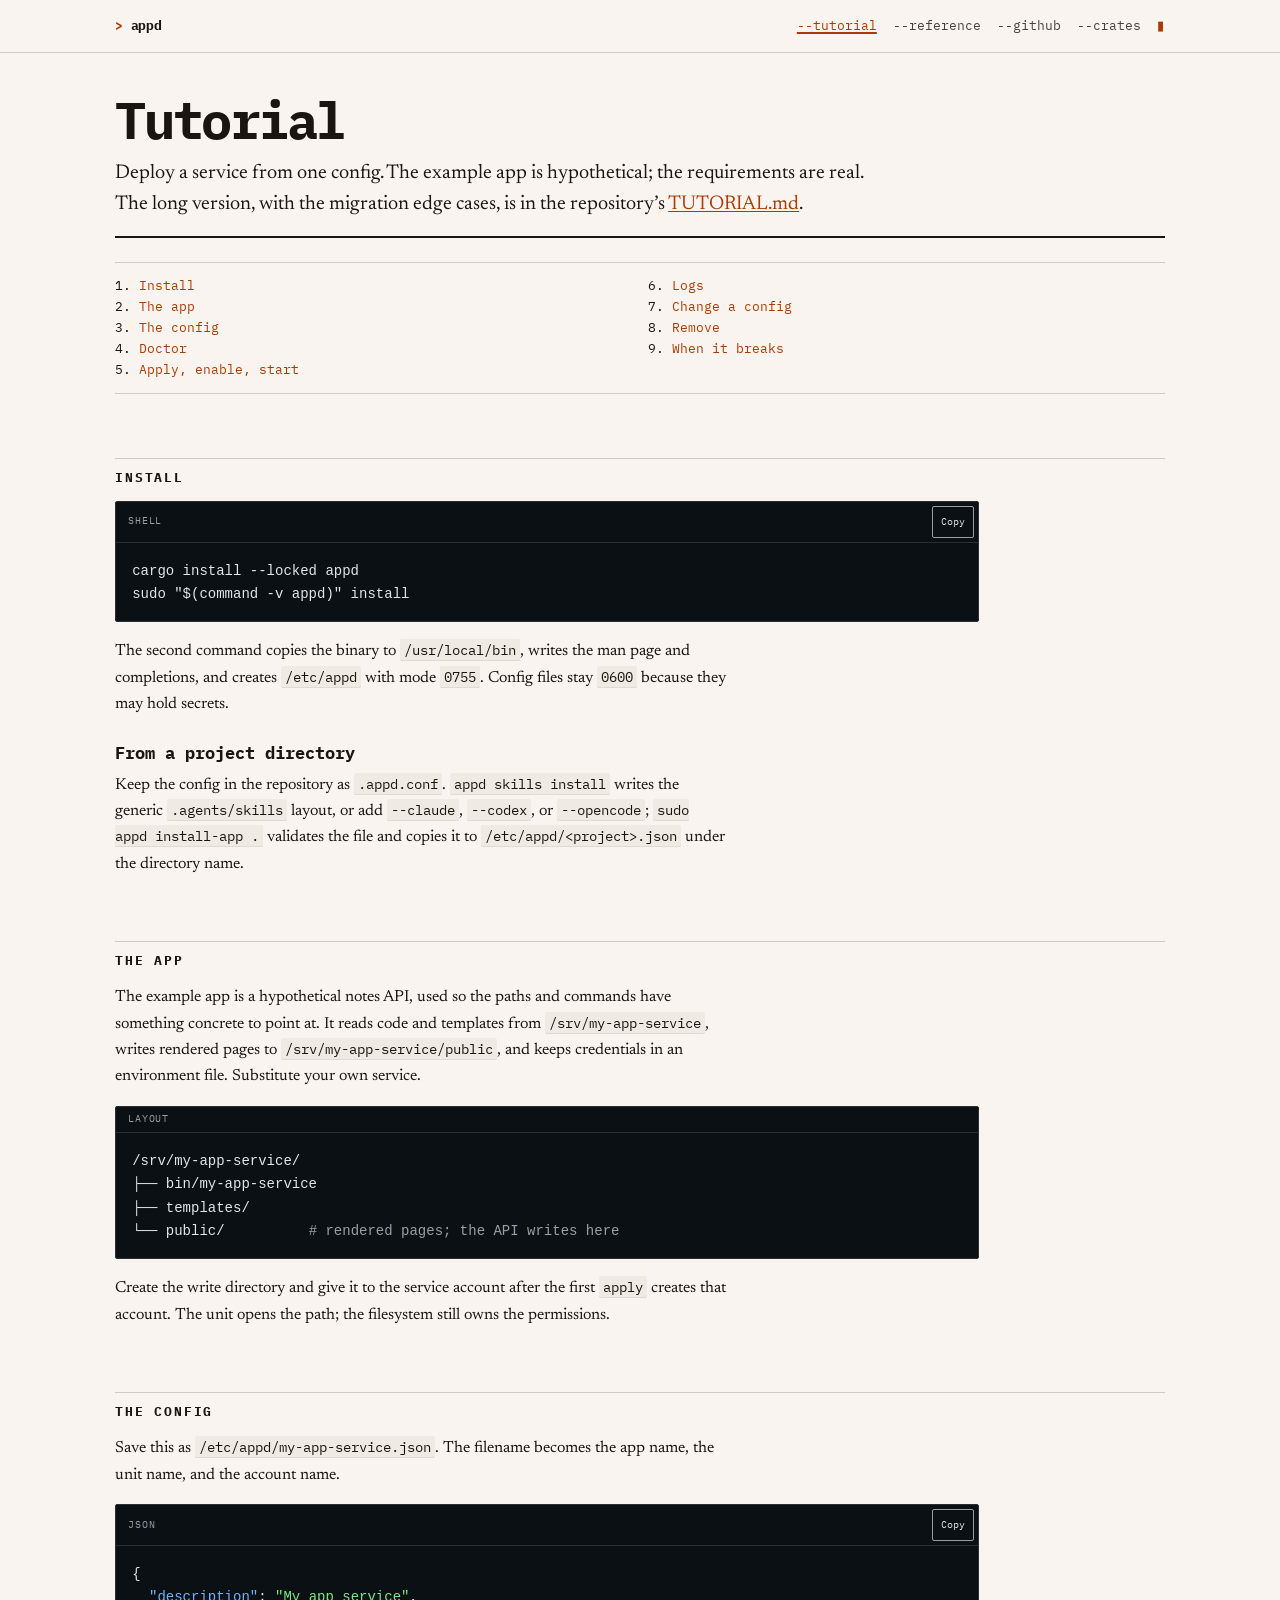
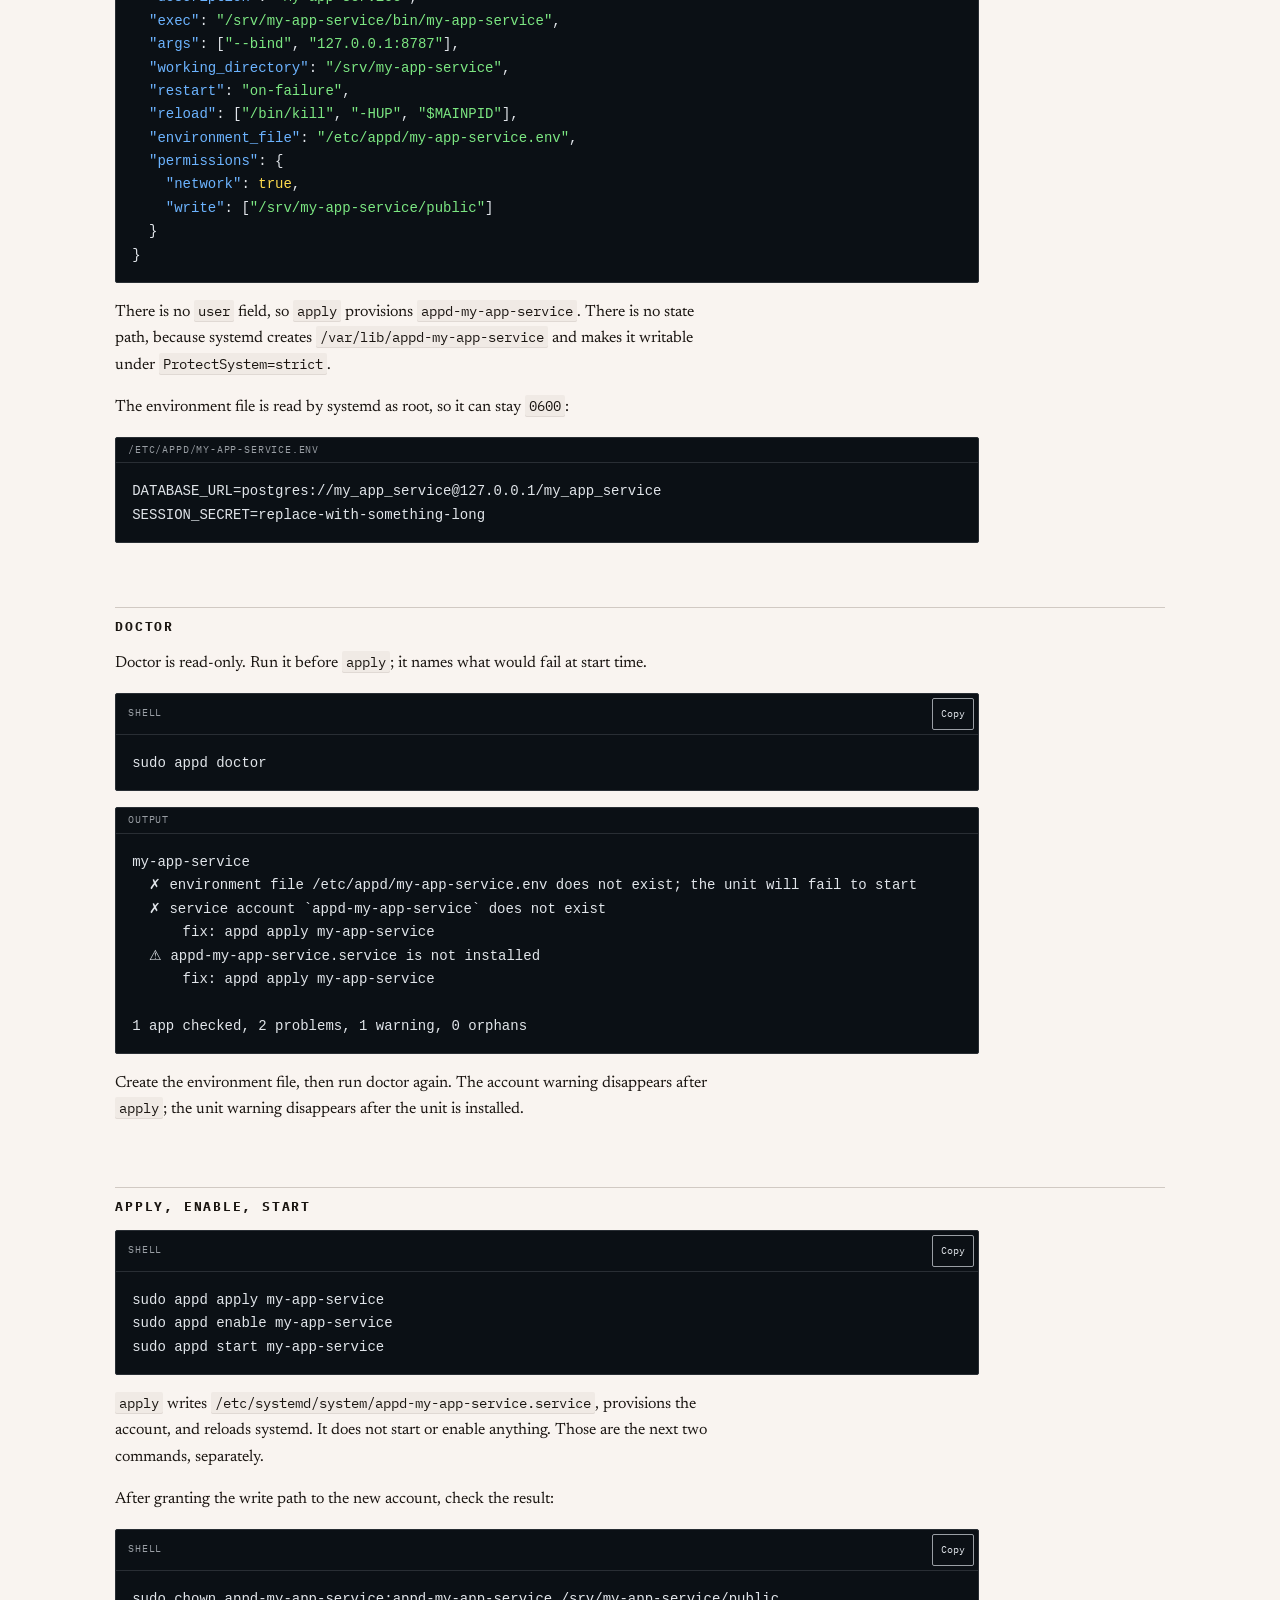
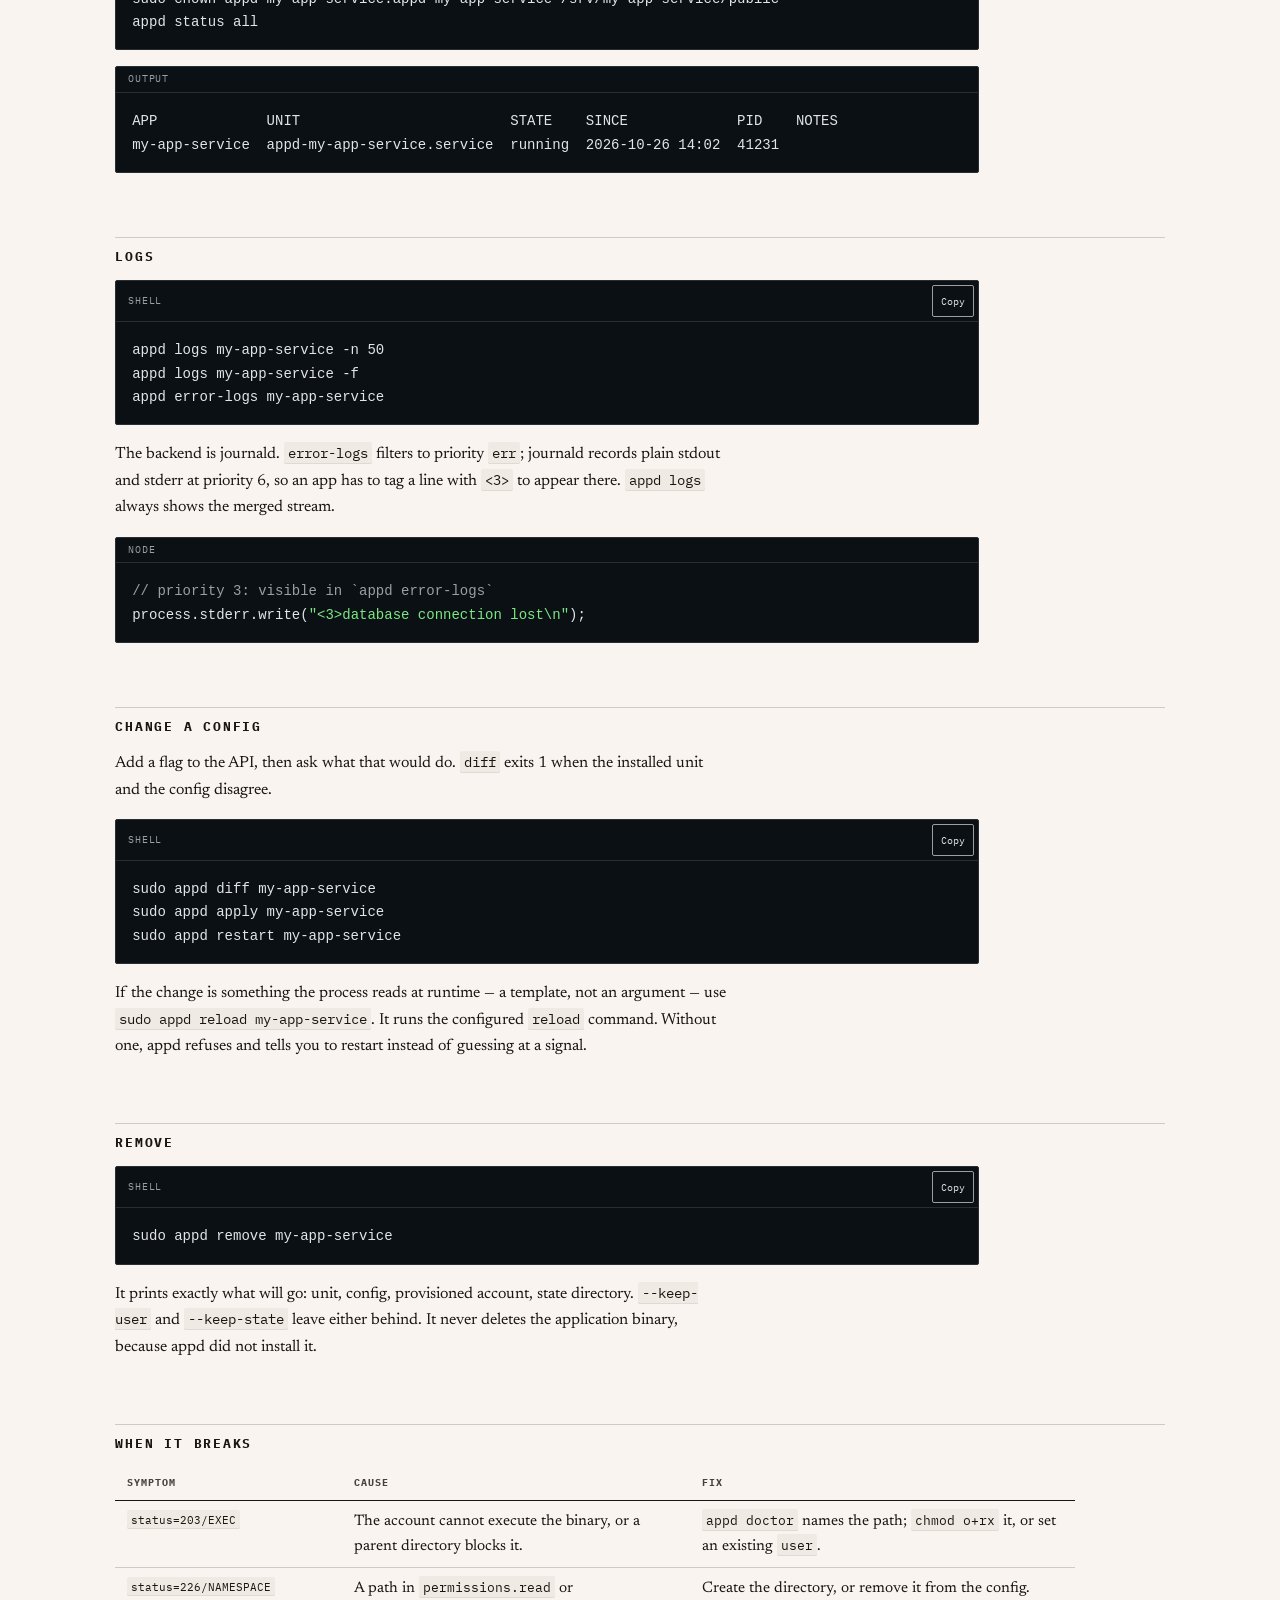
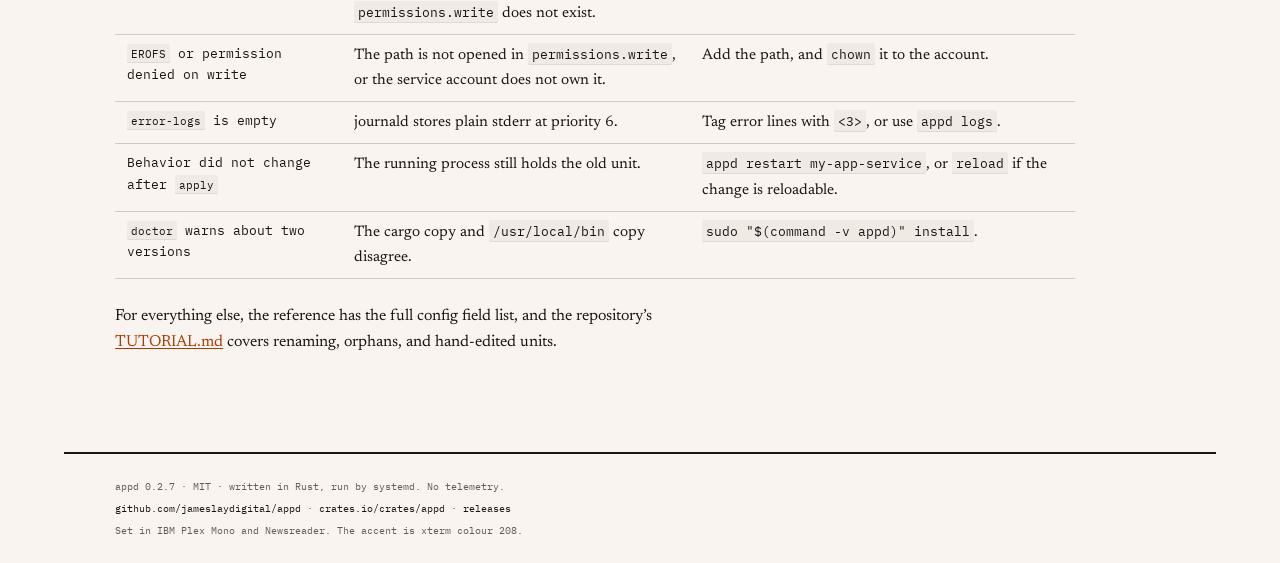
<file: site/tutorial.html>
<!doctype html>
<html lang="en">
<head>
  <meta charset="utf-8">
  <meta name="viewport" content="width=device-width, initial-scale=1, viewport-fit=cover">
  <title>Tutorial — appd</title>
  <meta name="description" content="Deploy a service with appd: config, doctor, apply, logs, changes, and removal.">
  <link rel="icon" href="assets/favicon.svg" type="image/svg+xml">
  <link rel="preconnect" href="https://fonts.googleapis.com">
  <link rel="preconnect" href="https://fonts.gstatic.com" crossorigin>
  <link href="https://fonts.googleapis.com/css2?family=IBM+Plex+Mono:wght@400;500;600;700&amp;family=Newsreader:ital,opsz,wght@0,6..72,400;0,6..72,500;0,6..72,600;1,6..72,400&amp;display=swap" rel="stylesheet">
  <link rel="stylesheet" href="tokens.css">
  <link rel="stylesheet" href="assets/site.css">
  <script src="assets/site.js" defer></script>
</head>
<body>
  <a class="skip" href="#main">Skip to content</a>

  <header class="nav-term">
    <div class="shell nav-term__inner">
      <a class="nav-term__brand" href="index.html"><span class="nav-term__prompt" aria-hidden="true">&gt;</span> appd</a>
      <nav class="nav-term__rail" aria-label="Primary">
        <a href="tutorial.html" aria-current="page">--tutorial</a>
        <a href="reference.html">--reference</a>
        <a href="https://github.com/jameslaydigital/appd">--github</a>
        <a href="https://crates.io/crates/appd">--crates</a>
      </nav>
      <span class="nav-term__caret" aria-hidden="true">▮</span>
      <details class="nav-term__mobile">
        <summary><span aria-hidden="true">&gt;</span> menu</summary>
        <nav aria-label="Primary mobile">
          <a href="index.html">--home</a>
          <a href="tutorial.html" aria-current="page">--tutorial</a>
          <a href="reference.html">--reference</a>
          <a href="https://github.com/jameslaydigital/appd">--github</a>
          <a href="https://crates.io/crates/appd">--crates</a>
        </nav>
      </details>
    </div>
  </header>

  <main id="main" class="shell">
    <header class="doc-head">
      <h1 class="doc-title">Tutorial</h1>
      <p class="lede">Deploy a service from one config. The example app is hypothetical; the requirements are real. The long version, with the migration edge cases, is in the repository’s <a href="https://github.com/jameslaydigital/appd/blob/main/TUTORIAL.md">TUTORIAL.md</a>.</p>
    </header>

    <nav class="toc" aria-label="On this page">
      <ol>
        <li><a href="#install">Install</a></li>
        <li><a href="#app">The app</a></li>
        <li><a href="#config">The config</a></li>
        <li><a href="#doctor">Doctor</a></li>
        <li><a href="#apply">Apply, enable, start</a></li>
        <li><a href="#logs">Logs</a></li>
        <li><a href="#change">Change a config</a></li>
        <li><a href="#remove">Remove</a></li>
        <li><a href="#breaks">When it breaks</a></li>
      </ol>
    </nav>

    <section aria-labelledby="install">
      <h2 id="install">Install</h2>
      <div class="code">
        <div class="code__bar">
          <span class="code__label">shell</span>
          <button class="copy" type="button" data-copy="#tut-install" aria-label="Copy install commands" aria-live="polite">Copy</button>
        </div>
        <pre id="tut-install"><code>cargo install --locked appd
sudo "$(command -v appd)" install</code></pre>
      </div>
      <p>The second command copies the binary to <code>/usr/local/bin</code>, writes the man page and completions, and creates <code>/etc/appd</code> with mode <code>0755</code>. Config files stay <code>0600</code> because they may hold secrets.</p>
      <h3>From a project directory</h3>
      <p>Keep the config in the repository as <code>.appd.conf</code>. <code>appd skills install</code> writes the generic <code>.agents/skills</code> layout, or add <code>--claude</code>, <code>--codex</code>, or <code>--opencode</code>; <code>sudo appd install-app .</code> validates the file and copies it to <code>/etc/appd/&lt;project&gt;.json</code> under the directory name.</p>
    </section>

    <section aria-labelledby="app">
      <h2 id="app">The app</h2>
      <p>The example app is a hypothetical notes API, used so the paths and commands have something concrete to point at. It reads code and templates from <code>/srv/my-app-service</code>, writes rendered pages to <code>/srv/my-app-service/public</code>, and keeps credentials in an environment file. Substitute your own service.</p>
      <div class="code">
        <div class="code__bar">
          <span class="code__label">layout</span>
        </div>
        <pre><code>/srv/my-app-service/
├── bin/my-app-service
├── templates/
└── public/          <span class="tok-comment"># rendered pages; the API writes here</span></code></pre>
      </div>
      <p>Create the write directory and give it to the service account after the first <code>apply</code> creates that account. The unit opens the path; the filesystem still owns the permissions.</p>
    </section>

    <section aria-labelledby="config">
      <h2 id="config">The config</h2>
      <p>Save this as <code>/etc/appd/my-app-service.json</code>. The filename becomes the app name, the unit name, and the account name.</p>
      <div class="code">
        <div class="code__bar">
          <span class="code__label">json</span>
          <button class="copy" type="button" data-copy="#tut-config" aria-label="Copy example config" aria-live="polite">Copy</button>
        </div>
        <pre id="tut-config"><code>{
  <span class="tok-key">"description"</span>: <span class="tok-string">"My app service"</span>,
  <span class="tok-key">"exec"</span>: <span class="tok-string">"/srv/my-app-service/bin/my-app-service"</span>,
  <span class="tok-key">"args"</span>: [<span class="tok-string">"--bind"</span>, <span class="tok-string">"127.0.0.1:8787"</span>],
  <span class="tok-key">"working_directory"</span>: <span class="tok-string">"/srv/my-app-service"</span>,
  <span class="tok-key">"restart"</span>: <span class="tok-string">"on-failure"</span>,
  <span class="tok-key">"reload"</span>: [<span class="tok-string">"/bin/kill"</span>, <span class="tok-string">"-HUP"</span>, <span class="tok-string">"$MAINPID"</span>],
  <span class="tok-key">"environment_file"</span>: <span class="tok-string">"/etc/appd/my-app-service.env"</span>,
  <span class="tok-key">"permissions"</span>: {
    <span class="tok-key">"network"</span>: <span class="tok-num">true</span>,
    <span class="tok-key">"write"</span>: [<span class="tok-string">"/srv/my-app-service/public"</span>]
  }
}</code></pre>
      </div>
      <p>There is no <code>user</code> field, so <code>apply</code> provisions <code>appd-my-app-service</code>. There is no state path, because systemd creates <code>/var/lib/appd-my-app-service</code> and makes it writable under <code>ProtectSystem=strict</code>.</p>
      <p>The environment file is read by systemd as root, so it can stay <code>0600</code>:</p>
      <div class="code">
        <div class="code__bar">
          <span class="code__label">/etc/appd/my-app-service.env</span>
        </div>
        <pre><code>DATABASE_URL=postgres://my_app_service@127.0.0.1/my_app_service
SESSION_SECRET=replace-with-something-long</code></pre>
      </div>
    </section>

    <section aria-labelledby="doctor">
      <h2 id="doctor">Doctor</h2>
      <p>Doctor is read-only. Run it before <code>apply</code>; it names what would fail at start time.</p>
      <div class="code">
        <div class="code__bar">
          <span class="code__label">shell</span>
          <button class="copy" type="button" data-copy="#tut-doctor" aria-label="Copy doctor command" aria-live="polite">Copy</button>
        </div>
        <pre id="tut-doctor"><code>sudo appd doctor</code></pre>
      </div>
      <div class="code">
        <div class="code__bar">
          <span class="code__label">output</span>
        </div>
        <pre><code>my-app-service
  ✗ environment file /etc/appd/my-app-service.env does not exist; the unit will fail to start
  ✗ service account `appd-my-app-service` does not exist
      fix: appd apply my-app-service
  ⚠ appd-my-app-service.service is not installed
      fix: appd apply my-app-service

1 app checked, 2 problems, 1 warning, 0 orphans</code></pre>
      </div>
      <p>Create the environment file, then run doctor again. The account warning disappears after <code>apply</code>; the unit warning disappears after the unit is installed.</p>
    </section>

    <section aria-labelledby="apply">
      <h2 id="apply">Apply, enable, start</h2>
      <div class="code">
        <div class="code__bar">
          <span class="code__label">shell</span>
          <button class="copy" type="button" data-copy="#tut-apply" aria-label="Copy apply commands" aria-live="polite">Copy</button>
        </div>
        <pre id="tut-apply"><code>sudo appd apply my-app-service
sudo appd enable my-app-service
sudo appd start my-app-service</code></pre>
      </div>
      <p><code>apply</code> writes <code>/etc/systemd/system/appd-my-app-service.service</code>, provisions the account, and reloads systemd. It does not start or enable anything. Those are the next two commands, separately.</p>
      <p>After granting the write path to the new account, check the result:</p>
      <div class="code">
        <div class="code__bar">
          <span class="code__label">shell</span>
          <button class="copy" type="button" data-copy="#tut-status" aria-label="Copy status commands" aria-live="polite">Copy</button>
        </div>
        <pre id="tut-status"><code>sudo chown appd-my-app-service:appd-my-app-service /srv/my-app-service/public
appd status all</code></pre>
      </div>
      <div class="code">
        <div class="code__bar">
          <span class="code__label">output</span>
        </div>
        <pre><code>APP             UNIT                         STATE    SINCE             PID    NOTES
my-app-service  appd-my-app-service.service  running  2026-10-26 14:02  41231</code></pre>
      </div>
    </section>

    <section aria-labelledby="logs">
      <h2 id="logs">Logs</h2>
      <div class="code">
        <div class="code__bar">
          <span class="code__label">shell</span>
          <button class="copy" type="button" data-copy="#tut-logs" aria-label="Copy log commands" aria-live="polite">Copy</button>
        </div>
        <pre id="tut-logs"><code>appd logs my-app-service -n 50
appd logs my-app-service -f
appd error-logs my-app-service</code></pre>
      </div>
      <p>The backend is journald. <code>error-logs</code> filters to priority <code>err</code>; journald records plain stdout and stderr at priority 6, so an app has to tag a line with <code>&lt;3&gt;</code> to appear there. <code>appd logs</code> always shows the merged stream.</p>
      <div class="code">
        <div class="code__bar">
          <span class="code__label">node</span>
        </div>
        <pre><code><span class="tok-comment">// priority 3: visible in `appd error-logs`</span>
process.stderr.write(<span class="tok-string">"&lt;3&gt;database connection lost\n"</span>);</code></pre>
      </div>
    </section>

    <section aria-labelledby="change">
      <h2 id="change">Change a config</h2>
      <p>Add a flag to the API, then ask what that would do. <code>diff</code> exits 1 when the installed unit and the config disagree.</p>
      <div class="code">
        <div class="code__bar">
          <span class="code__label">shell</span>
          <button class="copy" type="button" data-copy="#tut-change" aria-label="Copy change commands" aria-live="polite">Copy</button>
        </div>
        <pre id="tut-change"><code>sudo appd diff my-app-service
sudo appd apply my-app-service
sudo appd restart my-app-service</code></pre>
      </div>
      <p>If the change is something the process reads at runtime — a template, not an argument — use <code>sudo appd reload my-app-service</code>. It runs the configured <code>reload</code> command. Without one, appd refuses and tells you to restart instead of guessing at a signal.</p>
    </section>

    <section aria-labelledby="remove">
      <h2 id="remove">Remove</h2>
      <div class="code">
        <div class="code__bar">
          <span class="code__label">shell</span>
          <button class="copy" type="button" data-copy="#tut-remove" aria-label="Copy remove command" aria-live="polite">Copy</button>
        </div>
        <pre id="tut-remove"><code>sudo appd remove my-app-service</code></pre>
      </div>
      <p>It prints exactly what will go: unit, config, provisioned account, state directory. <code>--keep-user</code> and <code>--keep-state</code> leave either behind. It never deletes the application binary, because appd did not install it.</p>
    </section>

    <section aria-labelledby="breaks">
      <h2 id="breaks">When it breaks</h2>
      <div class="table-wrap">
        <table class="spec">
          <thead>
            <tr><th scope="col">Symptom</th><th scope="col">Cause</th><th scope="col">Fix</th></tr>
          </thead>
          <tbody>
            <tr>
              <td data-label="Symptom"><code>status=203/EXEC</code></td>
              <td data-label="Cause">The account cannot execute the binary, or a parent directory blocks it.</td>
              <td data-label="Fix"><code>appd doctor</code> names the path; <code>chmod o+rx</code> it, or set an existing <code>user</code>.</td>
            </tr>
            <tr>
              <td data-label="Symptom"><code>status=226/NAMESPACE</code></td>
              <td data-label="Cause">A path in <code>permissions.read</code> or <code>permissions.write</code> does not exist.</td>
              <td data-label="Fix">Create the directory, or remove it from the config.</td>
            </tr>
            <tr>
              <td data-label="Symptom"><code>EROFS</code> or permission denied on write</td>
              <td data-label="Cause">The path is not opened in <code>permissions.write</code>, or the service account does not own it.</td>
              <td data-label="Fix">Add the path, and <code>chown</code> it to the account.</td>
            </tr>
            <tr>
              <td data-label="Symptom"><code>error-logs</code> is empty</td>
              <td data-label="Cause">journald stores plain stderr at priority 6.</td>
              <td data-label="Fix">Tag error lines with <code>&lt;3&gt;</code>, or use <code>appd logs</code>.</td>
            </tr>
            <tr>
              <td data-label="Symptom">Behavior did not change after <code>apply</code></td>
              <td data-label="Cause">The running process still holds the old unit.</td>
              <td data-label="Fix"><code>appd restart my-app-service</code>, or <code>reload</code> if the change is reloadable.</td>
            </tr>
            <tr>
              <td data-label="Symptom"><code>doctor</code> warns about two versions</td>
              <td data-label="Cause">The cargo copy and <code>/usr/local/bin</code> copy disagree.</td>
              <td data-label="Fix"><code>sudo "$(command -v appd)" install</code>.</td>
            </tr>
          </tbody>
        </table>
      </div>
      <p>For everything else, the reference has the full config field list, and the repository’s <a href="https://github.com/jameslaydigital/appd/blob/main/TUTORIAL.md">TUTORIAL.md</a> covers renaming, orphans, and hand-edited units.</p>
    </section>
  </main>

  <footer class="foot shell">
    <p>appd 0.2.7 · MIT · written in Rust, run by systemd. No telemetry.</p>
    <p><a href="https://github.com/jameslaydigital/appd">github.com/jameslaydigital/appd</a> · <a href="https://crates.io/crates/appd">crates.io/crates/appd</a> · <a href="https://github.com/jameslaydigital/appd/releases/latest">releases</a></p>
    <p>Set in IBM Plex Mono and Newsreader. The accent is xterm colour 208.</p>
  </footer>
</body>
</html>
</file>
<file: site/tokens.css>
/* Hallmark · macrostructure: Long Document · tone: utilitarian · anchor hue: 55
 * theme: custom · vibe: "utilitarian xterm, man-page bones, quiet flash" · paper: oklch(97% 0.008 60) · accent: oklch(68% 0.19 55)
 * display: IBM Plex Mono · body: Newsreader · axes: light / mono / warm
 * studied: no · context: explicit · v1.1.0
 * pre-emit critique: P5 H4 E4 S5 R4 V4
 * nav: N8 · footer: Ft4 · slop: pass (42–45) · contrast: pass (40–41)
 * honest: pass (46) · chrome: pass (47) · tokens: pass (48) · responsive: pass (49)
 * icons: pass (30) · mobile: pass (34, 49, 50–57)
 */

:root {
  color-scheme: light;

  /* Paper, ink, rules — tinted toward the xterm orange anchor. */
  --color-paper: oklch(97% 0.008 60);
  --color-paper-2: oklch(94% 0.01 60);
  --color-paper-3: oklch(90% 0.012 60);
  --color-rule: oklch(84% 0.012 60);
  --color-rule-2: oklch(89% 0.01 60);
  --color-ink: oklch(20% 0.012 60);
  --color-ink-2: oklch(38% 0.012 60);
  --color-muted: oklch(48% 0.012 60);
  --color-neutral: oklch(56% 0.01 60);

  /* Accent: xterm colour 208 (#ff8700), split into signal and text roles. */
  --color-accent: oklch(68% 0.19 55);
  --color-accent-text: oklch(50% 0.17 52);
  --color-accent-ink: oklch(20% 0.012 60);
  --color-focus: oklch(62% 0.22 55);

  /* Terminal surface for code and the live unit. */
  --color-term: oklch(17% 0.012 250);
  --color-term-2: oklch(21% 0.012 250);
  --color-term-ink: oklch(92% 0.008 250);
  --color-term-muted: oklch(70% 0.01 250);
  --color-term-rule: oklch(30% 0.012 250);

  /* xterm ANSI base 16, sampled for code. */
  --ansi-black: oklch(24% 0.01 250);
  --ansi-red: oklch(63% 0.2 28);
  --ansi-green: oklch(76% 0.16 145);
  --ansi-yellow: oklch(84% 0.15 90);
  --ansi-blue: oklch(68% 0.15 255);
  --ansi-magenta: oklch(70% 0.17 330);
  --ansi-cyan: oklch(78% 0.11 210);
  --ansi-white: oklch(90% 0.006 250);
  --ansi-bright-black: oklch(40% 0.01 250);
  --ansi-bright-red: oklch(70% 0.2 25);
  --ansi-bright-green: oklch(84% 0.17 145);
  --ansi-bright-yellow: oklch(90% 0.16 95);
  --ansi-bright-blue: oklch(76% 0.15 255);
  --ansi-bright-magenta: oklch(78% 0.16 330);
  --ansi-bright-cyan: oklch(84% 0.12 210);
  --ansi-bright-white: oklch(97% 0.006 250);

  /* Two families: mono display/code, serif body. */
  --font-display: "IBM Plex Mono", ui-monospace, "SFMono-Regular", Menlo, monospace;
  --font-body: "Newsreader", ui-serif, Georgia, serif;
  --font-mono: "IBM Plex Mono", ui-monospace, "SFMono-Regular", Menlo, monospace;

  /* Scale: major third. */
  --text-xs: 0.64rem;
  --text-sm: 0.8rem;
  --text-base: 1rem;
  --text-md: 1.25rem;
  --text-lg: 1.5625rem;
  --text-xl: 1.9531rem;
  --text-2xl: 2.4414rem;
  --text-3xl: 3.0518rem;
  --text-4xl: 3.8147rem;
  --text-display: clamp(2.75rem, 5vw + 1rem, 5.25rem);

  /* 4 pt spacing scale, named by role. */
  --space-3xs: 0.125rem;
  --space-2xs: 0.25rem;
  --space-xs: 0.5rem;
  --space-sm: 0.75rem;
  --space-md: 1rem;
  --space-lg: 1.5rem;
  --space-xl: 2.5rem;
  --space-2xl: 4rem;
  --space-3xl: 6rem;
  --space-4xl: 9rem;

  --rule-hair: 1px;
  --rule-thick: 2px;
  --radius-sm: 2px;
  --radius-md: 4px;

  --ease-out: cubic-bezier(0.16, 1, 0.3, 1);
  --ease-in: cubic-bezier(0.7, 0, 0.84, 0);
  --ease-in-out: cubic-bezier(0.65, 0, 0.35, 1);
  --dur-micro: 120ms;
  --dur-short: 220ms;
  --dur-long: 420ms;

  --z-base: 1;
  --z-raised: 10;
  --z-dropdown: 100;
  --z-sticky: 200;
  --z-modal: 400;
  --z-toast: 500;
  --z-tooltip: 600;

  --page-max: 72rem;
  --measure: 68ch;
  --gutter: clamp(1rem, 4vw, 4rem);
}
</file>
<file: site/assets/site.css>
/* Hallmark · macrostructure: Long Document · tone: utilitarian · anchor hue: 55
 * The system lives in tokens.css; this file only references those tokens.
 */

*,
*::before,
*::after {
  box-sizing: border-box;
}

html {
  overflow-x: clip;
}

body {
  overflow-x: clip;
  margin: 0;
  background: var(--color-paper);
  color: var(--color-ink);
  font-family: var(--font-body);
  font-size: var(--text-base);
  line-height: 1.65;
  -webkit-font-smoothing: antialiased;
  text-rendering: optimizeLegibility;
}

::selection {
  background: var(--color-accent);
  color: var(--color-accent-ink);
}

.shell {
  width: 100%;
  max-width: var(--page-max);
  margin-inline: auto;
  padding-inline: var(--gutter);
}

.skip {
  position: absolute;
  inset-inline-start: -999px;
  top: var(--space-sm);
  z-index: var(--z-toast);
  background: var(--color-paper);
  color: var(--color-ink);
  border: var(--rule-thick) solid var(--color-ink);
  padding: var(--space-sm) var(--space-md);
  font-family: var(--font-mono);
  font-size: var(--text-sm);
}

.skip:focus {
  inset-inline-start: var(--space-md);
}

a {
  color: var(--color-accent-text);
  text-decoration-thickness: 1px;
  text-underline-offset: 2px;
}

a:hover {
  color: var(--color-accent-text);
  text-decoration-thickness: 2px;
  text-decoration-color: var(--color-accent);
}

a:active {
  color: var(--color-ink);
}

:focus-visible {
  outline: var(--rule-thick) solid var(--color-focus);
  outline-offset: 3px;
}

/* Navigation — N8, terminal command. */
.nav-term {
  position: relative;
  border-bottom: var(--rule-hair) solid var(--color-rule);
  background: var(--color-paper);
}

.nav-term__inner {
  display: flex;
  align-items: center;
  gap: var(--space-md);
  min-height: 3.25rem;
  font-family: var(--font-mono);
  font-size: var(--text-sm);
}

.nav-term__brand {
  color: var(--color-ink);
  font-weight: 700;
  letter-spacing: -0.02em;
  text-decoration: none;
  white-space: nowrap;
}

.nav-term__brand:hover {
  color: var(--color-accent-text);
}

.nav-term__prompt,
.nav-term__caret {
  color: var(--color-accent-text);
}

.nav-term__rail {
  display: flex;
  gap: var(--space-md);
  margin-inline-start: auto;
}

.nav-term__rail a {
  color: var(--color-ink-2);
  text-decoration: none;
  white-space: nowrap;
  padding-block: var(--space-sm);
}

.nav-term__rail a:hover {
  color: var(--color-accent-text);
  text-decoration: underline;
  text-underline-offset: 2px;
}

.nav-term__rail a[aria-current="page"] {
  color: var(--color-accent-text);
  text-decoration: underline;
  text-decoration-thickness: 2px;
  text-underline-offset: 2px;
}

.nav-term__caret {
  display: inline-block;
  width: 1ch;
  animation: blink 1.05s steps(2) infinite;
}

@keyframes blink {
  50% {
    opacity: 0;
  }
}

.nav-term__mobile {
  display: none;
  margin-inline-start: auto;
  font-family: var(--font-mono);
  font-size: var(--text-sm);
}

.nav-term__mobile summary {
  cursor: pointer;
  list-style: none;
  border: var(--rule-hair) solid var(--color-ink-2);
  border-radius: var(--radius-sm);
  padding: var(--space-xs) var(--space-sm);
  min-height: 2.75rem;
  display: flex;
  align-items: center;
  color: var(--color-ink);
}

.nav-term__mobile summary::-webkit-details-marker {
  display: none;
}

.nav-term__mobile summary span {
  margin-inline-end: var(--space-2xs);
}

.nav-term__mobile summary:hover {
  border-color: var(--color-accent-text);
}

.nav-term__mobile summary:active {
  background: var(--color-paper-2);
}

.nav-term__mobile nav {
  display: none;
  position: absolute;
  inset-inline: var(--gutter);
  top: calc(100% - var(--space-2xs));
  z-index: var(--z-dropdown);
  background: var(--color-paper);
  border: var(--rule-hair) solid var(--color-ink-2);
}

.nav-term__mobile nav a {
  display: flex;
  align-items: center;
  min-height: 44px;
  padding-inline: var(--space-sm);
  color: var(--color-ink);
  text-decoration: none;
  border-bottom: var(--rule-hair) solid var(--color-rule-2);
  white-space: nowrap;
}

.nav-term__mobile[open] nav {
  display: grid;
}

.nav-term__mobile nav a:last-child {
  border-bottom: 0;
}

.nav-term__mobile nav a:hover,
.nav-term__mobile nav a[aria-current="page"] {
  color: var(--color-accent-text);
}

/* Title block. */
.title {
  margin-block: var(--space-xl) var(--space-2xl);
}

.title__text {
  max-width: 46rem;
  min-width: 0;
}

h1 {
  margin: 0;
  font-family: var(--font-display);
  font-size: var(--text-display);
  font-weight: 700;
  line-height: 1.02;
  letter-spacing: -0.045em;
  overflow-wrap: anywhere;
}

.title__tagline {
  margin: var(--space-sm) 0 0;
  font-family: var(--font-body);
  font-size: var(--text-md);
  line-height: 1.35;
  color: var(--color-ink-2);
}

.title__meta {
  margin: var(--space-sm) 0 0;
  font-family: var(--font-mono);
  font-size: var(--text-xs);
  color: var(--color-muted);
}

.lede {
  font-size: var(--text-md);
  line-height: 1.55;
  margin: var(--space-md) 0 0;
}

.synopsis-grid {
  display: grid;
  gap: var(--space-xl);
}

.synopsis-grid > * {
  min-width: 0;
}

.synopsis-grid .code {
  max-width: 100%;
}

/* Derived names, beside the install command. */
.targets {
  margin: 0;
  border-top: var(--rule-hair) solid var(--color-rule);
  font-family: var(--font-mono);
}

.targets div {
  display: flex;
  flex-wrap: wrap;
  align-items: baseline;
  justify-content: space-between;
  gap: var(--space-2xs) var(--space-sm);
  padding-block: var(--space-xs);
  border-bottom: var(--rule-hair) solid var(--color-rule-2);
}

.targets dt {
  font-size: var(--text-xs);
  letter-spacing: 0.08em;
  text-transform: uppercase;
  color: var(--color-muted);
}

.targets dd {
  margin: 0;
  font-size: var(--text-sm);
  color: var(--color-ink);
  overflow-wrap: anywhere;
}

/* The live transform: config on the left, generated unit on the right. */
.lab {
  margin-block: var(--space-md);
  border: var(--rule-hair) solid var(--color-rule);
  border-radius: var(--radius-sm);
  background: var(--color-paper-2);
  overflow: hidden;
}

.lab__head {
  display: flex;
  flex-wrap: wrap;
  align-items: baseline;
  justify-content: space-between;
  gap: var(--space-2xs) var(--space-md);
  padding: var(--space-sm) var(--space-md);
  border-bottom: var(--rule-hair) solid var(--color-rule);
}

.lab__name {
  display: flex;
  flex-wrap: wrap;
  align-items: baseline;
  gap: var(--space-2xs);
  font-family: var(--font-mono);
  font-size: var(--text-xs);
}

.lab__name-label {
  letter-spacing: 0.08em;
  text-transform: uppercase;
  color: var(--color-muted);
}

.lab__name-input {
  font-family: var(--font-mono);
  font-size: var(--text-sm);
  color: var(--color-ink-2);
}

.lab__name-input input {
  width: 10ch;
  min-width: 8ch;
  max-width: 27ch;
  min-height: 1.75rem;
  padding: 0 0.15em;
  font: inherit;
  color: var(--color-accent-text);
  background: var(--color-paper);
  border: 0;
  border-bottom: var(--rule-hair) solid var(--color-rule);
}

.lab__name-input input:focus-visible {
  outline: 2px solid var(--color-focus);
  outline-offset: 2px;
  border-bottom-color: transparent;
}

.lab__status {
  margin: 0;
  font-family: var(--font-mono);
  font-size: var(--text-xs);
  line-height: 1.6;
  color: var(--color-muted);
  font-variant-numeric: tabular-nums;
}

.lab__status[data-state="error"] {
  color: var(--color-accent-text);
}

.lab__controls {
  display: grid;
  grid-template-columns: repeat(auto-fit, minmax(15rem, 1fr));
  gap: var(--space-sm) var(--space-lg);
  padding: var(--space-sm) var(--space-md) var(--space-md);
  border-bottom: var(--rule-hair) solid var(--color-rule);
}

.lab__legend {
  grid-column: 1 / -1;
  margin: 0;
  font-family: var(--font-mono);
  font-size: var(--text-xs);
  letter-spacing: 0.08em;
  text-transform: uppercase;
  color: var(--color-muted);
}

.switch {
  position: relative;
  display: flex;
  align-items: center;
  gap: var(--space-xs);
  min-height: 2.5rem;
  cursor: pointer;
}

.switch input {
  position: absolute;
  top: 50%;
  left: 0;
  width: 1px;
  height: 1px;
  opacity: 0;
}

.switch__track {
  position: relative;
  flex: none;
  width: 2.5rem;
  height: 1.35rem;
  border: var(--rule-hair) solid var(--color-rule);
  border-radius: 999px;
  background: var(--color-paper-3);
  transition:
    background var(--dur-short) var(--ease-out),
    border-color var(--dur-short) var(--ease-out);
}

.switch__track::after {
  content: "";
  position: absolute;
  top: 2px;
  left: 2px;
  width: calc(1.35rem - 6px);
  height: calc(1.35rem - 6px);
  border-radius: 50%;
  background: var(--color-neutral);
  transition:
    transform var(--dur-short) var(--ease-out),
    background var(--dur-short) var(--ease-out);
}

.switch input:checked + .switch__track {
  background: var(--color-accent);
  border-color: var(--color-accent);
}

.switch input:checked + .switch__track::after {
  transform: translateX(1.15rem);
  background: var(--color-accent-ink);
}

.switch input:focus-visible + .switch__track {
  outline: 2px solid var(--color-focus);
  outline-offset: 2px;
}

.switch__text {
  display: flex;
  flex-direction: column;
  gap: 1px;
  min-width: 0;
}

.switch__name {
  font-family: var(--font-mono);
  font-size: var(--text-sm);
  line-height: 1.3;
  color: var(--color-ink);
}

.switch__hint {
  font-family: var(--font-mono);
  font-size: var(--text-xs);
  line-height: 1.4;
  color: var(--color-muted);
  overflow-wrap: anywhere;
}

.lab__panes {
  display: grid;
  grid-template-columns: minmax(0, 1fr);
}

.lab__pane {
  display: flex;
  flex-direction: column;
  min-width: 0;
  margin: 0;
  max-width: none;
  border: 0;
  border-radius: 0;
}

.lab__pane + .lab__pane {
  border-top: var(--rule-hair) solid var(--color-term-rule);
}

.lab__actions {
  display: flex;
  align-items: center;
  gap: var(--space-2xs);
  margin-left: auto;
}

.lab__pane .code__bar {
  flex-wrap: wrap;
}

textarea.lab__json,
pre.lab__unit {
  height: 22rem;
  margin: 0;
  padding: var(--space-md);
  overflow: auto;
  font-family: var(--font-mono);
  font-size: 0.8125rem;
  line-height: 1.6;
  tab-size: 2;
  color: var(--color-term-ink);
  background: transparent;
}

textarea.lab__json {
  display: block;
  width: 100%;
  resize: none;
  border: 0;
  white-space: pre-wrap;
  overflow-wrap: anywhere;
}

textarea.lab__json:focus-visible {
  outline: 2px solid var(--color-focus);
  outline-offset: -2px;
}

textarea.lab__json[aria-invalid="true"] {
  box-shadow: inset 3px 0 0 var(--color-accent);
}

pre.lab__unit {
  position: relative;
  white-space: pre-wrap;
  overflow-wrap: anywhere;
}

.lab__unit code {
  font: inherit;
  color: inherit;
}

.lab__unit .u-line {
  display: flex;
  min-height: 1.6em;
}

.lab__unit .u-key {
  flex: none;
}

.lab__unit .u-val {
  min-width: 0;
  white-space: pre-wrap;
  overflow-wrap: anywhere;
}

.lab__unit .u-section {
  color: var(--ansi-bright-cyan);
  font-weight: 600;
}

.lab__unit .u-comment {
  color: var(--color-term-muted);
}

.lab__unit .u-key {
  color: var(--ansi-bright-blue);
}

.lab__unit .u-open {
  color: var(--color-accent);
}

@keyframes lab-line-in {
  from {
    background: color-mix(in oklab, var(--color-accent) 30%, transparent);
  }
  to {
    background: transparent;
  }
}

.lab__unit .u-new,
.lab__unit .u-pulse {
  animation: lab-line-in var(--dur-long) var(--ease-out);
}

/* Section heads, set like a man page: a ruled label above its content. */
h2 {
  margin: var(--space-2xl) 0 var(--space-md);
  padding-top: var(--space-sm);
  border-top: var(--rule-hair) solid var(--color-rule);
  font-family: var(--font-display);
  font-size: var(--text-sm);
  font-weight: 700;
  line-height: 1.1;
  letter-spacing: 0.14em;
  text-transform: uppercase;
}

h3 {
  margin: var(--space-lg) 0 var(--space-xs);
  font-family: var(--font-display);
  font-size: 1.0625rem;
  font-weight: 700;
  line-height: 1.3;
}

p,
ul,
ol,
dl {
  max-width: var(--measure);
}

p {
  margin: 0 0 var(--space-md);
}

strong {
  font-weight: 600;
}

.man-name {
  font-size: var(--text-md);
  margin-top: var(--space-xs);
}

.man-name strong {
  font-family: var(--font-mono);
  font-weight: 700;
}

/* Code blocks — a labelled terminal panel, never fake window chrome. */
.code {
  min-width: 0;
  max-width: 54rem;
  margin-block: var(--space-md);
  border: var(--rule-hair) solid var(--color-term-rule);
  border-radius: var(--radius-sm);
  background: var(--color-term);
  color: var(--color-term-ink);
}

.code__bar {
  display: flex;
  align-items: center;
  justify-content: space-between;
  gap: var(--space-sm);
  padding: var(--space-2xs) var(--space-2xs) var(--space-2xs) var(--space-sm);
  border-bottom: var(--rule-hair) solid var(--color-term-rule);
}

.code__label {
  font-family: var(--font-mono);
  font-size: var(--text-xs);
  letter-spacing: 0.08em;
  text-transform: uppercase;
  color: var(--color-term-muted);
}

.copy {
  font-family: var(--font-mono);
  font-size: var(--text-xs);
  color: var(--color-term-ink);
  background: transparent;
  border: var(--rule-hair) solid var(--color-term-muted);
  border-radius: var(--radius-sm);
  padding: var(--space-2xs) var(--space-xs);
  min-height: 2rem;
  cursor: pointer;
  white-space: nowrap;
}

.copy:hover {
  border-color: var(--color-accent);
  color: var(--color-accent);
}

.copy:active {
  transform: translateY(1px);
}

.copy:disabled {
  opacity: 0.55;
  cursor: not-allowed;
}

.copy[data-copied="true"] {
  border-color: var(--ansi-bright-green);
  color: var(--ansi-bright-green);
}

.code pre {
  margin: 0;
  padding: var(--space-md);
  overflow-x: auto;
  font-family: var(--font-mono);
  font-size: 0.875rem;
  line-height: 1.6;
  color: var(--color-term-ink);
  tab-size: 2;
}

.code code {
  padding: 0;
  border: 0;
  background: none;
  color: inherit;
  font-size: inherit;
}

:not(pre) > code {
  font-family: var(--font-mono);
  font-size: 0.88em;
  padding: var(--space-3xs) var(--space-2xs);
  border-radius: var(--radius-sm);
  background: var(--color-paper-2);
  color: var(--color-ink);
  box-shadow: inset 0 -1px 0 var(--color-rule-2);
}

.tok-comment {
  color: var(--color-term-muted);
}

.tok-prompt {
  color: var(--color-accent);
}

.tok-flag {
  color: var(--ansi-bright-cyan);
}

.tok-string {
  color: var(--ansi-bright-green);
}

.tok-key {
  color: var(--ansi-bright-blue);
}

.tok-num {
  color: var(--ansi-bright-yellow);
}

.note {
  max-width: var(--measure);
  font-family: var(--font-mono);
  font-size: var(--text-xs);
  line-height: 1.7;
  color: var(--color-muted);
}

/* Quickstart — F4 stage sequence. */
.steps {
  list-style: none;
  counter-reset: step;
  padding: 0;
  margin-block: var(--space-md);
  max-width: 54rem;
}

.steps li {
  counter-increment: step;
  display: grid;
  grid-template-columns: 2.5rem minmax(0, 1fr);
  gap: var(--space-md);
  padding-block: var(--space-md);
  border-top: var(--rule-hair) solid var(--color-rule);
}

.steps li:last-child {
  border-bottom: var(--rule-hair) solid var(--color-rule);
}

.steps li::before {
  content: counter(step);
  font-family: var(--font-mono);
  font-size: var(--text-sm);
  font-weight: 700;
  color: var(--color-accent-text);
  padding-top: var(--space-3xs);
}

.steps h3 {
  margin: 0 0 var(--space-2xs);
}

.steps p {
  margin: 0 0 var(--space-xs);
}

.steps .code {
  margin-block: var(--space-xs) 0;
}

/* Definition rows. */
.facts {
  margin-block: var(--space-md);
  border-top: var(--rule-hair) solid var(--color-rule);
  max-width: var(--measure);
}

.facts div {
  display: grid;
  grid-template-columns: 12rem minmax(0, 1fr);
  gap: var(--space-md);
  padding-block: var(--space-sm);
  border-bottom: var(--rule-hair) solid var(--color-rule-2);
}

.facts dt {
  font-family: var(--font-mono);
  font-size: var(--text-sm);
  font-weight: 700;
}

.facts dd {
  margin: 0;
  color: var(--color-ink-2);
}

/* The philosophy statement. */
.creed {
  max-width: 34ch;
  margin-block: var(--space-lg) var(--space-xl);
  padding-block: var(--space-lg);
  border-top: var(--rule-thick) solid var(--color-ink);
  border-bottom: var(--rule-hair) solid var(--color-rule);
  font-family: var(--font-body);
  font-size: clamp(1.5rem, 3vw, 2rem);
  font-weight: 500;
  line-height: 1.3;
}

.creed strong {
  font-weight: 600;
  text-decoration: underline;
  text-decoration-color: var(--color-accent);
  text-decoration-thickness: 2px;
  text-underline-offset: 2px;
}

.limits {
  padding-inline-start: var(--space-lg);
}

.limits li {
  margin-block: var(--space-2xs);
}

.see-also {
  list-style: none;
  padding: 0;
  max-width: 46rem;
  border-top: var(--rule-hair) solid var(--color-rule);
}

.see-also li {
  display: grid;
  grid-template-columns: 9rem minmax(0, 1fr);
  gap: var(--space-md);
  align-items: baseline;
  padding-block: var(--space-sm);
  border-bottom: var(--rule-hair) solid var(--color-rule-2);
  font-family: var(--font-mono);
  font-size: var(--text-sm);
}

.see-also a {
  text-decoration: none;
}

.see-also a:hover {
  text-decoration: underline;
}

.see-also span {
  color: var(--color-muted);
}

/* Document pages. */
.doc-head {
  min-width: 0;
  margin-block: var(--space-xl) var(--space-lg);
  padding-bottom: var(--space-md);
  border-bottom: var(--rule-thick) solid var(--color-ink);
}

.doc-title {
  min-width: 0;
  font-size: clamp(2.25rem, 5vw, 3.25rem);
}

.doc-head .lede {
  margin-block: var(--space-sm) 0;
}

.toc {
  margin-block: var(--space-lg) var(--space-xl);
  padding-block: var(--space-sm);
  border-top: var(--rule-hair) solid var(--color-rule);
  border-bottom: var(--rule-hair) solid var(--color-rule);
  font-family: var(--font-mono);
  font-size: var(--text-sm);
}

.toc ol {
  margin: 0;
  padding-inline-start: var(--space-lg);
  columns: 2;
  column-gap: var(--space-xl);
  max-width: none;
}

.toc li {
  break-inside: avoid;
}

.toc a,
.see-also a,
.foot a {
  white-space: nowrap;
  text-decoration: none;
}

.toc a:hover {
  text-decoration: underline;
}

/* Tables — F3, collapsed to labelled rows on phones. */
.table-wrap {
  max-width: 60rem;
  margin-block: var(--space-md) var(--space-lg);
}

table.spec {
  width: 100%;
  border-collapse: collapse;
  font-size: 0.95rem;
}

.spec th,
.spec td {
  text-align: start;
  vertical-align: top;
  padding: var(--space-xs) var(--space-sm);
  border-bottom: var(--rule-hair) solid var(--color-rule);
}

.spec thead th {
  font-family: var(--font-mono);
  font-size: var(--text-xs);
  letter-spacing: 0.1em;
  text-transform: uppercase;
  color: var(--color-ink-2);
  border-bottom: var(--rule-hair) solid var(--color-ink);
}

.spec td:first-child {
  font-family: var(--font-mono);
  font-size: var(--text-sm);
}

.spec code {
  white-space: nowrap;
}

.tnum {
  font-variant-numeric: tabular-nums;
}

/* Footer — Ft4 colophon. */
.foot {
  margin-top: var(--space-3xl);
  padding-block: var(--space-lg) var(--space-2xl);
  border-top: var(--rule-thick) solid var(--color-ink);
  font-family: var(--font-mono);
  font-size: var(--text-xs);
  line-height: 1.8;
  color: var(--color-muted);
}

.foot p {
  margin: 0 0 var(--space-2xs);
  max-width: 75ch;
}

.foot a {
  color: var(--color-ink);
  text-underline-offset: 2px;
}

.sr-only {
  position: absolute;
  width: 1px;
  height: 1px;
  padding: 0;
  margin: -1px;
  overflow: hidden;
  clip: rect(0 0 0 0);
  white-space: nowrap;
  border: 0;
}

@media (min-width: 60rem) {
  .synopsis-grid {
    grid-template-columns: minmax(0, 1.55fr) minmax(0, 1fr);
    align-items: start;
    gap: var(--space-2xl);
  }

  .lab__panes {
    grid-template-columns: minmax(0, 0.85fr) minmax(0, 1.15fr);
  }

  .lab__pane + .lab__pane {
    border-top: 0;
    border-left: var(--rule-hair) solid var(--color-term-rule);
  }

  textarea.lab__json,
  pre.lab__unit {
    height: 30rem;
  }
}

@media (max-width: 39.99rem) {
  .nav-term__rail,
  .nav-term__caret {
    display: none;
  }

  .nav-term__mobile {
    display: block;
  }

  .facts div {
    grid-template-columns: 1fr;
    gap: var(--space-2xs);
  }

  .steps li {
    grid-template-columns: 1.75rem minmax(0, 1fr);
    gap: var(--space-sm);
  }

  .toc ol {
    columns: 1;
  }

  .see-also li {
    grid-template-columns: 1fr;
    gap: var(--space-2xs);
  }

  .code pre {
    font-size: 0.8rem;
  }

  .spec thead {
    position: absolute;
    width: 1px;
    height: 1px;
    overflow: hidden;
    clip: rect(0 0 0 0);
  }

  .spec tr {
    display: grid;
    grid-template-columns: 1fr;
    padding-block: var(--space-sm);
    border-bottom: var(--rule-hair) solid var(--color-rule);
  }

  .spec td {
    display: block;
    padding: var(--space-3xs) 0;
    border: 0;
  }

  .spec td::before {
    content: attr(data-label);
    display: block;
    margin-bottom: var(--space-3xs);
    font-family: var(--font-mono);
    font-size: var(--text-xs);
    letter-spacing: 0.08em;
    text-transform: uppercase;
    color: var(--color-muted);
  }

  .spec code {
    white-space: normal;
  }
}

@media (pointer: coarse) {
  .copy,
  .switch,
  .nav-term__rail a,
  .nav-term__mobile summary {
    min-height: 44px;
  }
}

@media (prefers-reduced-motion: reduce) {
  *,
  *::before,
  *::after {
    animation-duration: 150ms !important;
    animation-iteration-count: 1 !important;
    transition-duration: 150ms !important;
  }

  .nav-term__caret,
  .lab__unit .u-new,
  .lab__unit .u-pulse {
    animation: none;
    opacity: 1;
  }
}
</file>
